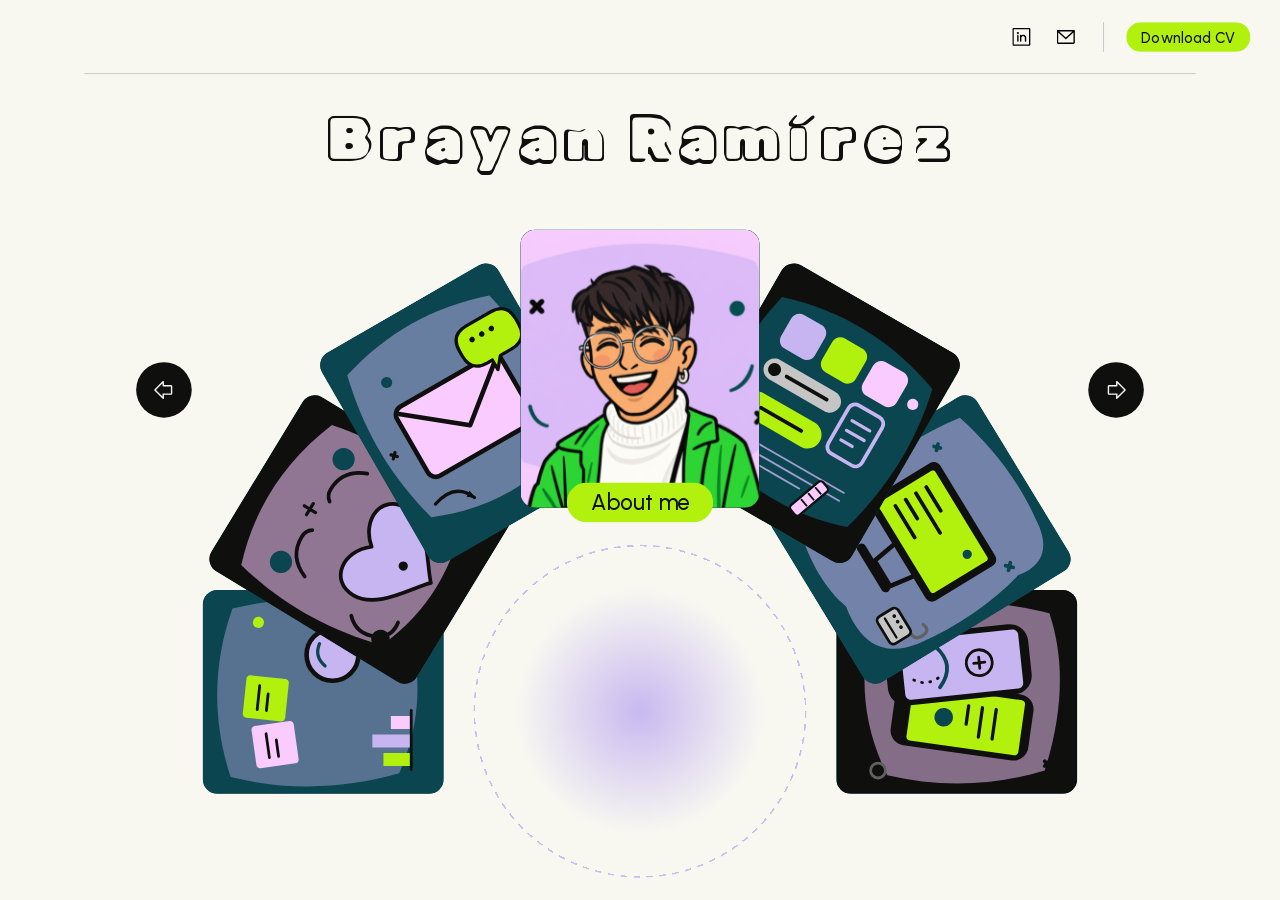
<file: index.html>
<!DOCTYPE html>
<html lang="en">
<head>
    <meta charset="UTF-8">
    <meta name="viewport" content="width=device-width, initial-scale=1.0">
    <title>Brayan Ramírez | Portfolio</title>
    <meta name="description" content="Portfolio of Brayan Ramírez, Product and Content Designer.">

    <link rel="preload" href="assets/fonts/urbanist-variable-latin.woff2" as="font" type="font/woff2" crossorigin>
    <link rel="preload" href="assets/fonts/rubik-vinyl-latin.woff2" as="font" type="font/woff2" crossorigin>
    <link rel="preload" href="assets/fonts/rubik-wet-paint-latin.woff2" as="font" type="font/woff2" crossorigin>

    <link rel="stylesheet" href="styles/main.css">
</head>
<body class="page page--home">
    <div class="viewport-container">
        <div class="page-wrapper">
            <header class="site-header site-header--desktop">
                <div class="site-header__left"></div>
                <div class="site-header__right">
                    <div class="site-header__social">
                        <a class="site-header__icon" href="https://www.linkedin.com/in/brayan-ram%C3%ADrez/" target="_blank" rel="noopener noreferrer">
                            <img class="site-header__icon-img" src="assets/icons/icon-linkedin.svg" alt="Brayan Ramírez's LinkedIn profile (opens in a new tab)" width="20" height="20">
                        </a>
                        <a class="site-header__icon" href="mailto:martinezbrayanramirez28@gmail.com">
                            <img class="site-header__icon-img" src="assets/icons/icon-email.svg" alt="Send an email to Brayan Ramírez" width="20" height="20">
                        </a>
                    </div>
                    <span class="site-header__divider" aria-hidden="true"></span>
                    <a class="btn btn--main btn--compact site-header__cta" href="assets/docs/Brayan_Ramirez_Product_Designer_CV.pdf" download>Download CV</a>
                </div>
            </header>

            <header class="site-header site-header--mobile">
                <div class="site-header__left">
                    <div class="site-header__social">
                        <a class="site-header__icon" href="https://www.linkedin.com/in/brayan-ram%C3%ADrez/" target="_blank" rel="noopener noreferrer">
                            <img class="site-header__icon-img" src="assets/icons/icon-linkedin.svg" alt="Brayan Ramírez's LinkedIn profile (opens in a new tab)" width="20" height="20">
                        </a>
                        <a class="site-header__icon" href="mailto:martinezbrayanramirez28@gmail.com">
                            <img class="site-header__icon-img" src="assets/icons/icon-email.svg" alt="Send an email to Brayan Ramírez" width="20" height="20">
                        </a>
                    </div>
                </div>
                <div class="site-header__right">
                    <a class="btn btn--main btn--compact site-header__cta" href="assets/docs/Brayan_Ramirez_Product_Designer_CV.pdf" download>Download CV</a>
                    <span class="site-header__divider" aria-hidden="true"></span>
                    <div class="site-header__menu">
                        <button class="site-header__menu-toggle" type="button" aria-expanded="false" aria-controls="site-menu-dropdown" aria-label="Open navigation menu">
                            <svg class="site-header__menu-icon" viewBox="0 0 24 24" fill="none" aria-hidden="true">
                                <circle cx="5" cy="12" r="2" fill="currentColor"/>
                                <circle cx="12" cy="12" r="2" fill="currentColor"/>
                                <circle cx="19" cy="12" r="2" fill="currentColor"/>
                            </svg>
                        </button>
                        <nav class="site-header__menu-dropdown" id="site-menu-dropdown" aria-label="Portfolio sections">
                            <ul class="site-header__menu-list">
                                <li><a class="site-header__menu-link" href="pages/about.html">About me</a></li>
                                <li><a class="site-header__menu-link" href="pages/projects.html">Web projects</a></li>
                                <li><a class="site-header__menu-link" href="pages/ecosystem.html">iOS &amp; Android</a></li>
                                <li><a class="site-header__menu-link" href="pages/design.html">Design system</a></li>
                                <li><a class="site-header__menu-link" href="pages/impact.html">Social Impact</a></li>
                                <li><a class="site-header__menu-link" href="pages/research.html">UX &amp; Research</a></li>
                                <li><a class="site-header__menu-link" href="pages/contact.html">Contact me</a></li>
                            </ul>
                        </nav>
                    </div>
                </div>
            </header>

            <section class="hero">
                <h1 class="hero__title" aria-label="Brayan Ramírez">
                    <span class="hero__word" aria-hidden="true">
                        <span class="hero__letter" style="--letter-index:0">B</span>
                        <span class="hero__letter" style="--letter-index:1">r</span>
                        <span class="hero__letter" style="--letter-index:2">a</span>
                        <span class="hero__letter" style="--letter-index:3">y</span>
                        <span class="hero__letter" style="--letter-index:4">a</span>
                        <span class="hero__letter" style="--letter-index:5">n</span>
                    </span>
                    <span class="hero__word" aria-hidden="true">
                        <span class="hero__letter" style="--letter-index:6">R</span>
                        <span class="hero__letter" style="--letter-index:7">a</span>
                        <span class="hero__letter hero__letter--auto" style="--letter-index:8">m</span>
                        <span class="hero__letter hero__letter--narrow" style="--letter-index:9">í</span>
                        <span class="hero__letter" style="--letter-index:10">r</span>
                        <span class="hero__letter" style="--letter-index:11">e</span>
                        <span class="hero__letter" style="--letter-index:12">z</span>
                    </span>
                </h1>

                <section class="carousel">
                    <div class="carousel__blob-base" aria-hidden="true"></div>
                    <div class="carousel__blob-pulse" aria-hidden="true"></div>

                    <button class="carousel__arrow carousel__arrow--prev" type="button" aria-label="Previous section">
                        <svg class="carousel__arrow-icon" viewBox="0 0 24 24" fill="none" aria-hidden="true"><path d="M19.5001 6.74998H12.0001V2.99998C12.0002 2.85156 11.9563 2.70644 11.8739 2.58299C11.7915 2.45955 11.6743 2.36333 11.5372 2.30651C11.4001 2.2497 11.2492 2.23485 11.1036 2.26383C10.9581 2.29282 10.8244 2.36435 10.7195 2.46936L1.71948 11.4694C1.64974 11.539 1.59443 11.6217 1.55668 11.7128C1.51894 11.8038 1.49951 11.9014 1.49951 12C1.49951 12.0985 1.51894 12.1961 1.55668 12.2872C1.59443 12.3782 1.64974 12.461 1.71948 12.5306L10.7195 21.5306C10.8244 21.6356 10.9581 21.7071 11.1036 21.7361C11.2492 21.7651 11.4001 21.7503 11.5372 21.6934C11.6743 21.6366 11.7915 21.5404 11.8739 21.417C11.9563 21.2935 12.0002 21.1484 12.0001 21V17.25H19.5001C19.8979 17.25 20.2795 17.0919 20.5608 16.8106C20.8421 16.5293 21.0001 16.1478 21.0001 15.75V8.24998C21.0001 7.85216 20.8421 7.47063 20.5608 7.18932C20.2795 6.90802 19.8979 6.74998 19.5001 6.74998ZM19.5001 15.75H11.2501C11.0512 15.75 10.8604 15.829 10.7198 15.9697C10.5791 16.1103 10.5001 16.3011 10.5001 16.5V19.1897L3.31041 12L10.5001 4.81029V7.49998C10.5001 7.69889 10.5791 7.88966 10.7198 8.03031C10.8604 8.17096 11.0512 8.24998 11.2501 8.24998H19.5001V15.75Z" fill="currentColor"/></svg>
                    </button>

                    <div class="carousel__track">
                        <a class="carousel__card" data-index="0">
                            <img class="carousel__card-illustration" src="assets/illustrations/about.svg" alt="Illustration of Brayan Ramírez smiling">
                        </a>
                        <a class="carousel__card" data-index="1">
                            <img class="carousel__card-illustration" src="assets/illustrations/projects.svg" alt="Illustration of a web interface with cards and buttons">
                        </a>
                        <a class="carousel__card" data-index="2">
                            <img class="carousel__card-illustration" src="assets/illustrations/ecosystem.svg" alt="Illustration of a monitor with an open app">
                        </a>
                        <a class="carousel__card" data-index="3">
                            <img class="carousel__card-illustration" src="assets/illustrations/design.svg" alt="Illustration of two phones with interface components">
                        </a>
                        <a class="carousel__card" data-index="4">
                            <img class="carousel__card-illustration" src="assets/illustrations/research.svg" alt="Illustration of a magnifying glass, notes and a bar chart">
                        </a>
                        <a class="carousel__card" data-index="5">
                            <img class="carousel__card-illustration" src="assets/illustrations/impact.svg" alt="Illustration of a heart">
                        </a>
                        <a class="carousel__card" data-index="6">
                            <img class="carousel__card-illustration" src="assets/illustrations/contact.svg" alt="Illustration of an envelope with a chat bubble">
                        </a>
                    </div>

                    <button class="carousel__arrow carousel__arrow--next" type="button" aria-label="Next section">
                        <svg class="carousel__arrow-icon" viewBox="0 0 24 24" fill="none" aria-hidden="true"><path d="M22.2806 11.4694L13.2806 2.46936C13.1757 2.36435 13.042 2.29282 12.8965 2.26383C12.7509 2.23485 12.6 2.2497 12.4629 2.30651C12.3258 2.36333 12.2086 2.45955 12.1262 2.58299C12.0438 2.70644 11.9999 2.85156 12 2.99998V6.74998H4.5C4.10218 6.74998 3.72064 6.90802 3.43934 7.18932C3.15804 7.47063 3 7.85216 3 8.24998V15.75C3 16.1478 3.15804 16.5293 3.43934 16.8106C3.72064 17.0919 4.10218 17.25 4.5 17.25H12V21C11.9999 21.1484 12.0438 21.2935 12.1262 21.417C12.2086 21.5404 12.3258 21.6366 12.4629 21.6934C12.6 21.7503 12.7509 21.7651 12.8965 21.7361C13.042 21.7071 13.1757 21.6356 13.2806 21.5306L22.2806 12.5306C22.3504 12.461 22.4057 12.3782 22.4434 12.2872C22.4812 12.1961 22.5006 12.0985 22.5006 12C22.5006 11.9014 22.4812 11.8038 22.4434 11.7128C22.4057 11.6217 22.3504 11.539 22.2806 11.4694ZM13.5 19.1897V16.5C13.5 16.3011 13.421 16.1103 13.2803 15.9697C13.1397 15.829 12.9489 15.75 12.75 15.75H4.5V8.24998H12.75C12.9489 8.24998 13.1397 8.17096 13.2803 8.03031C13.421 7.88966 13.5 7.69889 13.5 7.49998V4.81029L20.6897 12L13.5 19.1897Z" fill="currentColor"/></svg>
                    </button>

                    <a class="btn btn--main carousel__label">
                        <span class="carousel__label-text"></span>
                    </a>
                </section>
            </section>
        </div>
    </div>

    <script src="scripts/main.js"></script>
    <script src="scripts/carousel.js"></script>
</body>
</html>
</file>
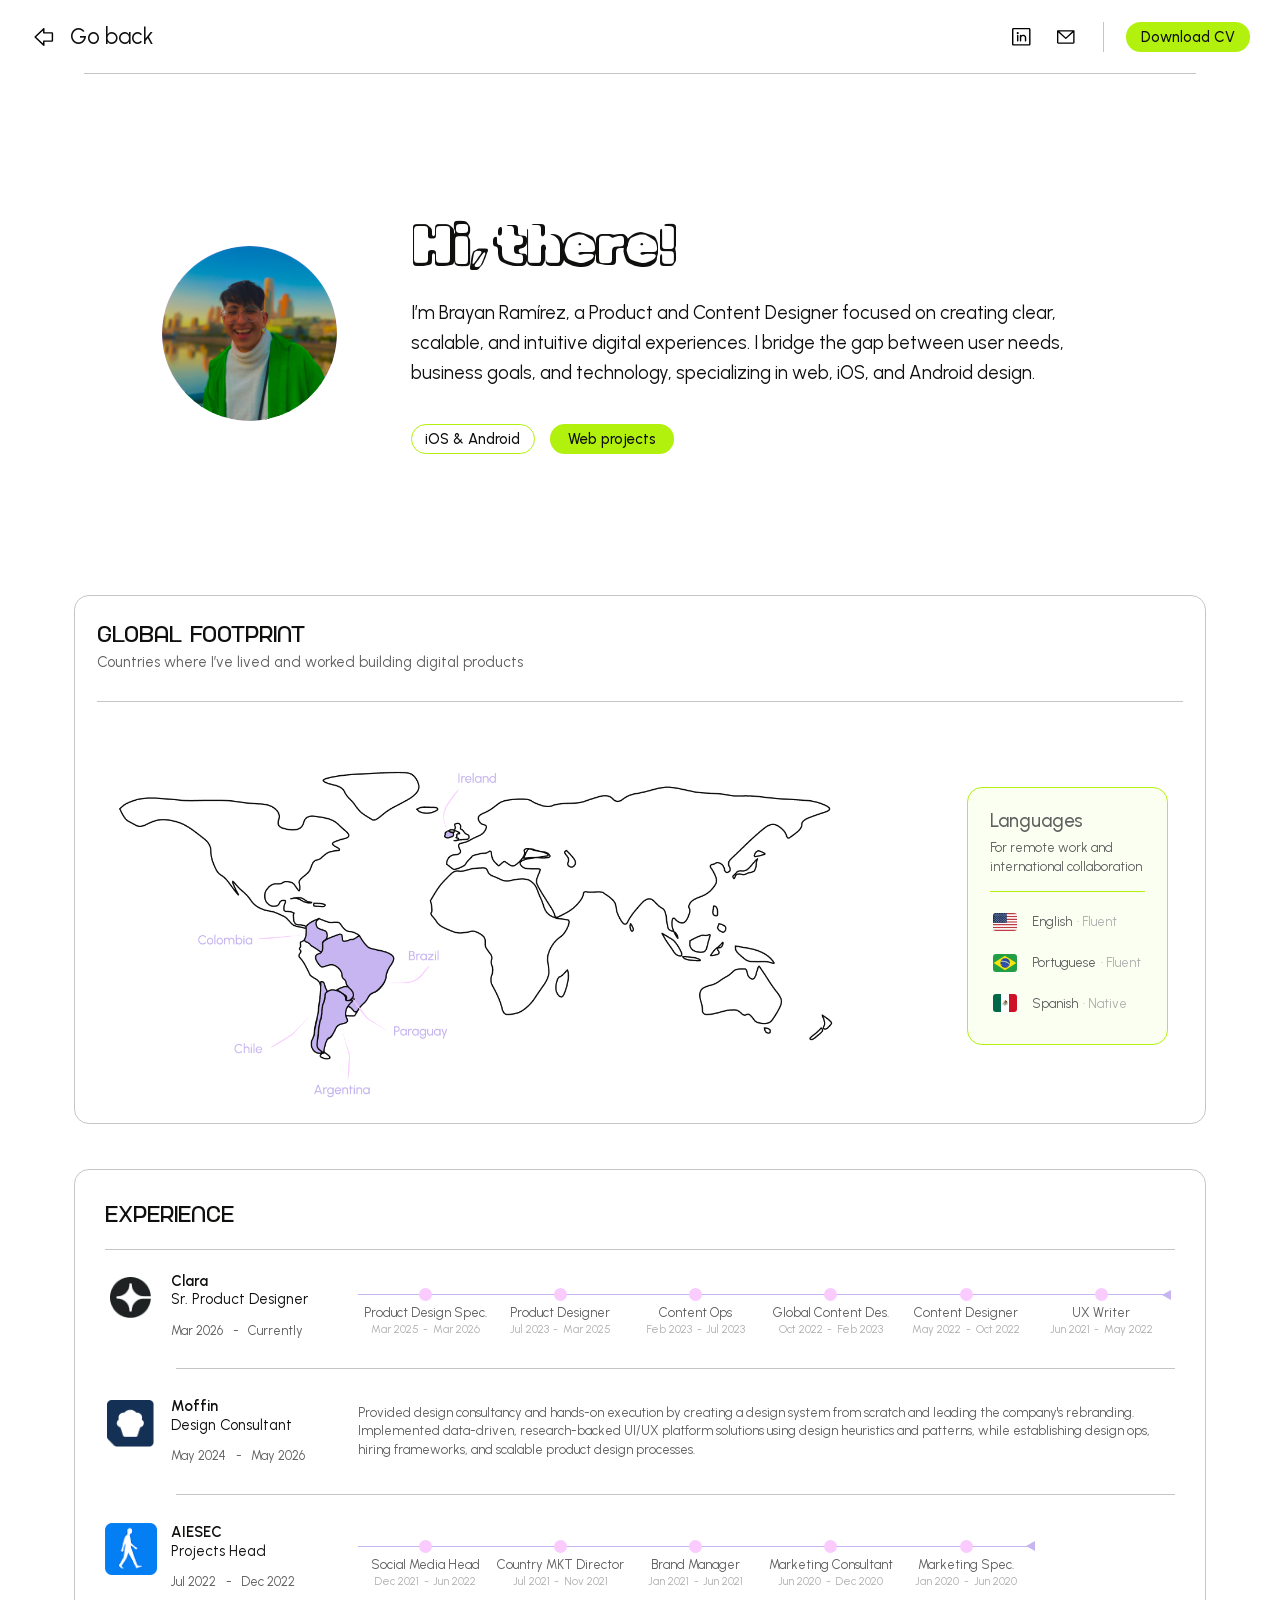
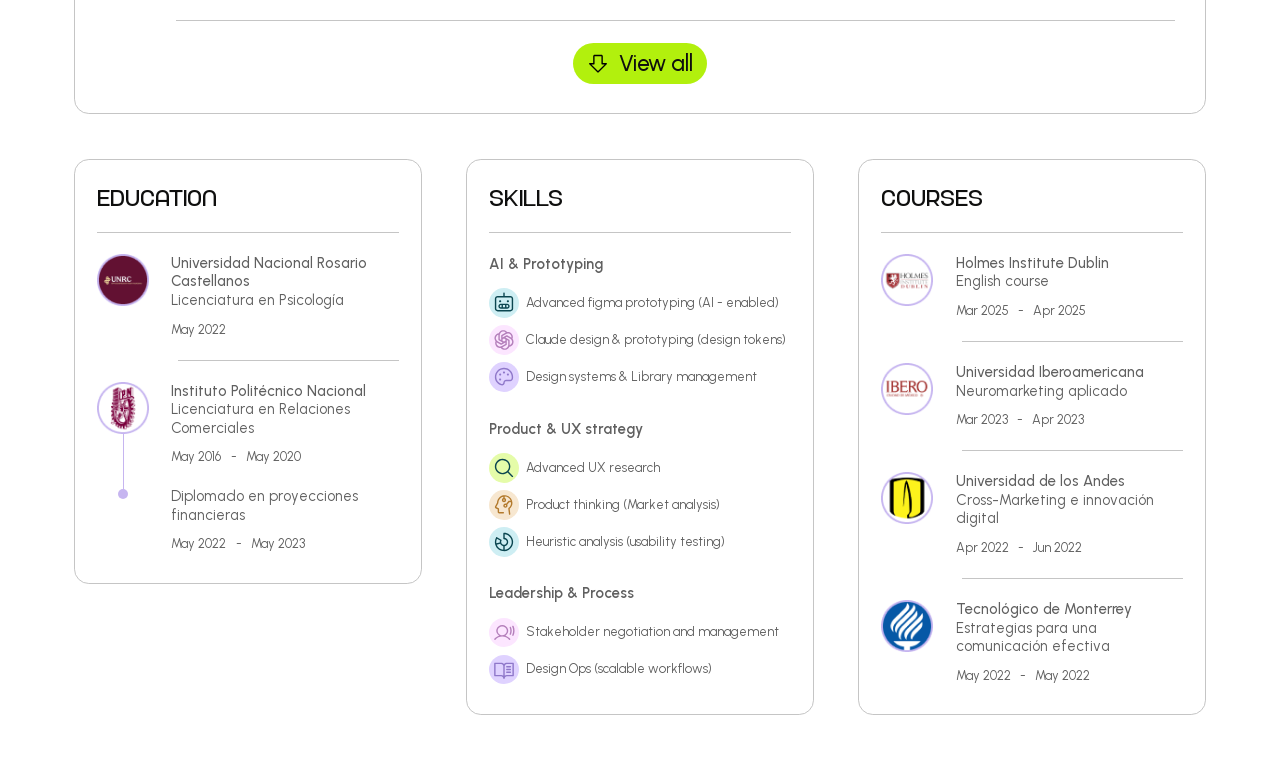
<file: pages/about.html>
<!DOCTYPE html>
<html lang="en">
<head>
    <meta charset="UTF-8">
    <meta name="viewport" content="width=device-width, initial-scale=1.0">
    <title>About me | Brayan Ramírez</title>
    <meta name="description" content="Experience, education and skills of Brayan Ramírez, Product and Content Designer.">

    <link rel="preload" href="../assets/fonts/urbanist-variable-latin.woff2" as="font" type="font/woff2" crossorigin>
    <link rel="preload" href="../assets/fonts/rubik-vinyl-latin.woff2" as="font" type="font/woff2" crossorigin>

    <link rel="stylesheet" href="../styles/main.css">
</head>
<body class="page page--secondary">
    <div class="viewport-container">
        <div class="page-wrapper">
            <header class="site-header site-header--desktop">
                <div class="site-header__left">
                    <a class="site-header__back" href="../index.html">
                        <span class="site-header__back-icon">
                            <img class="site-header__back-img" src="../assets/icons/icon-arrow-left.svg" alt="" width="24" height="24">
                        </span>
                        <span class="site-header__back-text">Go back</span>
                    </a>
                </div>
                <div class="site-header__right">
                    <div class="site-header__social">
                        <a class="site-header__icon" href="https://www.linkedin.com/in/brayan-ram%C3%ADrez/" target="_blank" rel="noopener noreferrer">
                            <img class="site-header__icon-img" src="../assets/icons/icon-linkedin.svg" alt="Brayan Ramírez's LinkedIn profile (opens in a new tab)" width="20" height="20">
                        </a>
                        <a class="site-header__icon" href="mailto:martinezbrayanramirez28@gmail.com">
                            <img class="site-header__icon-img" src="../assets/icons/icon-email.svg" alt="Send an email to Brayan Ramírez" width="20" height="20">
                        </a>
                    </div>
                    <span class="site-header__divider" aria-hidden="true"></span>
                    <a class="btn btn--main btn--compact site-header__cta" href="../assets/docs/Brayan_Ramirez_Product_Designer_CV.pdf" download>Download CV</a>
                </div>
            </header>

            <header class="site-header site-header--mobile">
                <div class="site-header__left">
                    <a class="site-header__back" href="../index.html">
                        <span class="site-header__back-icon">
                            <img class="site-header__back-img" src="../assets/icons/icon-arrow-left.svg" alt="" width="24" height="24">
                        </span>
                        <span class="site-header__back-text">Go back</span>
                    </a>
                </div>
                <div class="site-header__right">
                    <a class="btn btn--main btn--compact site-header__cta" href="../assets/docs/Brayan_Ramirez_Product_Designer_CV.pdf" download>Download CV</a>
                    <span class="site-header__divider" aria-hidden="true"></span>
                    <div class="site-header__menu">
                        <button class="site-header__menu-toggle" type="button" aria-expanded="false" aria-controls="site-menu-dropdown" aria-label="Open navigation menu">
                            <svg class="site-header__menu-icon" viewBox="0 0 24 24" fill="none" aria-hidden="true">
                                <circle cx="5" cy="12" r="2" fill="currentColor"/>
                                <circle cx="12" cy="12" r="2" fill="currentColor"/>
                                <circle cx="19" cy="12" r="2" fill="currentColor"/>
                            </svg>
                        </button>
                        <nav class="site-header__menu-dropdown" id="site-menu-dropdown" aria-label="Portfolio sections">
                            <ul class="site-header__menu-list">
                                <li><a class="site-header__menu-link" href="about.html">About me</a></li>
                                <li><a class="site-header__menu-link" href="projects.html">Web projects</a></li>
                                <li><a class="site-header__menu-link" href="ecosystem.html">iOS &amp; Android</a></li>
                                <li><a class="site-header__menu-link" href="design.html">Design system</a></li>
                                <li><a class="site-header__menu-link" href="impact.html">Social Impact</a></li>
                                <li><a class="site-header__menu-link" href="research.html">UX &amp; Research</a></li>
                                <li><a class="site-header__menu-link" href="contact.html">Contact me</a></li>
                            </ul>
                        </nav>
                    </div>
                </div>
            </header>

            <main class="about">
                <section class="about-hero">
                    <div class="about-hero__avatar">
                        <picture class="about-hero__picture">
                            <img class="about-hero__avatar-img" src="../assets/images/avatar-illustration.webp" alt="Portrait of Brayan Ramírez" width="189" height="189">
                        </picture>
                        <img class="about-hero__avatar-photo" src="../assets/images/avatar-photo-city.png" alt="" width="189" height="189">
                    </div>
                    <div class="about-hero__content">
                        <div class="about-hero__intro">
                            <h1 class="about-hero__title">Hi, there!</h1>
                            <p class="about-hero__text">I’m Brayan Ramírez, a Product and Content Designer focused on creating clear, scalable, and intuitive digital experiences. I bridge the gap between user needs, business goals, and technology, specializing in web, iOS, and Android design.</p>
                        </div>
                        <div class="about-hero__actions">
                            <a class="btn btn--outline btn--compact" href="ecosystem.html">iOS &amp; Android</a>
                            <a class="btn btn--main btn--compact" href="projects.html">Web projects</a>
                        </div>
                    </div>
                </section>

                <section class="footprint">
                    <header class="footprint__header">
                        <h2 class="footprint__title">GLOBAL FOOTPRINT</h2>
                        <p class="footprint__subtitle">Countries where I’ve lived and worked building digital products</p>
                    </header>
                    <div class="footprint__body">
                        <img class="footprint__map" src="../assets/images/world-map-footprint.png" alt="World map highlighting the countries where I've lived and worked: Colombia, Brazil, Paraguay, Chile, Argentina and Ireland" width="814" height="362">
                        <aside class="languages">
                            <div class="languages__intro">
                                <h3 class="languages__title">Languages</h3>
                                <p class="languages__subtitle">For remote work and international collaboration</p>
                            </div>
                            <ul class="languages__list">
                                <li class="languages__item">
                                    <img class="languages__flag" src="../assets/icons/flag-usa.svg" alt="United States flag" width="26" height="20">
                                    <span class="languages__name">English</span>
                                    <span class="languages__level">· Fluent</span>
                                </li>
                                <li class="languages__item">
                                    <img class="languages__flag" src="../assets/icons/flag-brazil.svg" alt="Brazil flag" width="26" height="20">
                                    <span class="languages__name">Portuguese</span>
                                    <span class="languages__level">· Fluent</span>
                                </li>
                                <li class="languages__item">
                                    <img class="languages__flag" src="../assets/icons/flag-mexico.svg" alt="Mexico flag" width="26" height="20">
                                    <span class="languages__name">Spanish</span>
                                    <span class="languages__level">· Native</span>
                                </li>
                            </ul>
                        </aside>
                    </div>
                </section>

                <section class="experience">
                    <h2 class="experience__title">EXPERIENCE</h2>
                    <ul class="experience__list" id="experience-list">
                        <li class="job">
                            <div class="job__logo"><img class="job__logo-img" src="../assets/icons/logo-clara.png" alt="Clara logo" width="45" height="45"></div>
                            <div class="job__info">
                                <h3 class="job__company">Clara</h3>
                                <p class="job__role">Sr. Product Designer</p>
                                <p class="job__dates"><span>Mar 2026</span><span>-</span><span>Currently</span></p>
                            </div>
                            <ol class="timeline">
                                <li class="timeline__item"><span class="timeline__role">Product Design Spec.</span><span class="timeline__dates"><span>Mar 2025</span><span>-</span><span>Mar 2026</span></span></li>
                                <li class="timeline__item"><span class="timeline__role">Product Designer</span><span class="timeline__dates"><span>Jul 2023</span><span>-</span><span>Mar 2025</span></span></li>
                                <li class="timeline__item"><span class="timeline__role">Content Ops</span><span class="timeline__dates"><span>Feb 2023</span><span>-</span><span>Jul 2023</span></span></li>
                                <li class="timeline__item"><span class="timeline__role">Global Content Des.</span><span class="timeline__dates"><span>Oct 2022</span><span>-</span><span>Feb 2023</span></span></li>
                                <li class="timeline__item"><span class="timeline__role">Content Designer</span><span class="timeline__dates"><span>May 2022</span><span>-</span><span>Oct 2022</span></span></li>
                                <li class="timeline__item"><span class="timeline__role">UX Writer</span><span class="timeline__dates"><span>Jun 2021</span><span>-</span><span>May 2022</span></span></li>
                            </ol>
                        </li>
                        <li class="job">
                            <div class="job__logo"><img class="job__logo-img" src="../assets/icons/logo-moffin.png" alt="Moffin logo" width="51" height="51"></div>
                            <div class="job__info">
                                <h3 class="job__company">Moffin</h3>
                                <p class="job__role">Design Consultant</p>
                                <p class="job__dates"><span>May 2024</span><span>-</span><span>May 2026</span></p>
                            </div>
                            <p class="job__desc">Provided design consultancy and hands-on execution by creating a design system from scratch and leading the company's rebranding. Implemented data-driven, research-backed UI/UX platform solutions using design heuristics and patterns, while establishing design ops, hiring frameworks, and scalable product design processes.</p>
                        </li>
                        <li class="job">
                            <div class="job__logo"><img class="job__logo-img" src="../assets/icons/logo-aiesec.png" alt="AIESEC logo" width="56" height="56"></div>
                            <div class="job__info">
                                <h3 class="job__company">AIESEC</h3>
                                <p class="job__role">Projects Head</p>
                                <p class="job__dates"><span>Jul 2022</span><span>-</span><span>Dec 2022</span></p>
                            </div>
                            <ol class="timeline">
                                <li class="timeline__item"><span class="timeline__role">Social Media Head</span><span class="timeline__dates"><span>Dec 2021</span><span>-</span><span>Jun 2022</span></span></li>
                                <li class="timeline__item"><span class="timeline__role">Country MKT Director</span><span class="timeline__dates"><span>Jul 2021</span><span>-</span><span>Nov 2021</span></span></li>
                                <li class="timeline__item"><span class="timeline__role">Brand Manager</span><span class="timeline__dates"><span>Jan 2021</span><span>-</span><span>Jun 2021</span></span></li>
                                <li class="timeline__item"><span class="timeline__role">Marketing Consultant</span><span class="timeline__dates"><span>Jun 2020</span><span>-</span><span>Dec 2020</span></span></li>
                                <li class="timeline__item"><span class="timeline__role">Marketing Spec.</span><span class="timeline__dates"><span>Jan 2020</span><span>-</span><span>Jun 2020</span></span></li>
                            </ol>
                        </li>
                        <li class="job" data-extra hidden>
                            <div class="job__logo"><img class="job__logo-img" src="../assets/icons/logo-size-fintech.png" alt="Size FinTech logo" width="56" height="56"></div>
                            <div class="job__info">
                                <h3 class="job__company">Size FinTech</h3>
                                <p class="job__role">Marketing Analyst</p>
                                <p class="job__dates"><span>May 2024</span><span>-</span><span>May 2026</span></p>
                            </div>
                            <p class="job__desc">Conducted market and competitive analysis while developing buyer personas and the company's brandbook. Designed, monitored, and optimized end-to-end growth, engagement, and user acquisition strategies in an international environment.</p>
                        </li>
                        <li class="job" data-extra hidden>
                            <div class="job__logo"><img class="job__logo-img" src="../assets/icons/logo-mesada.png" alt="Mesada logo" width="59" height="59"></div>
                            <div class="job__info">
                                <h3 class="job__company">Mesada</h3>
                                <p class="job__role">CSM</p>
                                <p class="job__dates"><span>Mar 2021</span><span>-</span><span>Jun 2021</span></p>
                            </div>
                            <ol class="timeline">
                                <li class="timeline__item"><span class="timeline__role">Community Manager</span><span class="timeline__dates"><span>Nov 2020</span><span>-</span><span>Mar 2021</span></span></li>
                                <li class="timeline__item"><span class="timeline__role">Marketing Specialist</span><span class="timeline__dates"><span>Oct 2020</span><span>-</span><span>Nov 2020</span></span></li>
                            </ol>
                        </li>
                        <li class="job" data-extra hidden>
                            <div class="job__logo"><img class="job__logo-img" src="../assets/icons/logo-tke.png" alt="TKE logo" width="52" height="48"></div>
                            <div class="job__info">
                                <h3 class="job__company">TKE</h3>
                                <p class="job__role">Sales Specialist</p>
                                <p class="job__dates"><span>Jul 2019</span><span>-</span><span>Dec 2020</span></p>
                            </div>
                            <p class="job__desc">Responsible for driving B2B client acquisition and leading commercial negotiations with key suppliers. Spearheaded the creation, design, and distribution of promotional materials while developing and executing targeted email marketing strategies to boost engagement and business growth.</p>
                        </li>
                    </ul>
                    <button class="btn btn--main experience__toggle" type="button" aria-expanded="false" aria-controls="experience-list">
                        <img class="experience__toggle-icon" src="../assets/icons/icon-arrow-down.svg" alt="" width="24" height="24">
                        <span class="experience__toggle-text">View all</span>
                    </button>
                </section>

                <section class="about-grid">
                    <article class="info-card">
                        <h2 class="info-card__title">EDUCATION</h2>
                        <ul class="info-card__list">
                            <li class="entry">
                                <img class="entry__logo" src="../assets/icons/logo-unrc.png" alt="Universidad Nacional Rosario Castellanos logo" width="56" height="56">
                                <div class="entry__body">
                                    <h3 class="entry__name">Universidad Nacional Rosario Castellanos</h3>
                                    <p class="entry__subject">Licenciatura en Psicología</p>
                                    <p class="entry__dates"><span>May 2022</span></p>
                                </div>
                            </li>
                            <li class="entry">
                                <img class="entry__logo" src="../assets/icons/logo-ipn.png" alt="Instituto Politécnico Nacional logo" width="56" height="56">
                                <div class="entry__body">
                                    <h3 class="entry__name">Instituto Politécnico Nacional</h3>
                                    <p class="entry__subject">Licenciatura en Relaciones Comerciales</p>
                                    <p class="entry__dates"><span>May 2016</span><span>-</span><span>May 2020</span></p>
                                    <div class="entry__sub">
                                        <p class="entry__subject">Diplomado en proyecciones financieras</p>
                                        <p class="entry__dates"><span>May 2022</span><span>-</span><span>May 2023</span></p>
                                    </div>
                                </div>
                            </li>
                        </ul>
                    </article>

                    <article class="info-card skills">
                        <h2 class="info-card__title">SKILLS</h2>
                        <div class="skills__group">
                            <h3 class="skills__heading">AI &amp; Prototyping</h3>
                            <ul class="skills__list">
                                <li class="skill"><img class="skill__icon" src="../assets/icons/skill-figma-prototyping.svg" alt="" width="32" height="32">Advanced figma prototyping (AI - enabled)</li>
                                <li class="skill"><img class="skill__icon" src="../assets/icons/skill-claude-prototyping.svg" alt="" width="32" height="32">Claude design &amp; prototyping (design tokens)</li>
                                <li class="skill"><img class="skill__icon" src="../assets/icons/skill-design-systems.svg" alt="" width="32" height="32">Design systems &amp; Library management</li>
                            </ul>
                        </div>
                        <div class="skills__group">
                            <h3 class="skills__heading">Product &amp; UX strategy</h3>
                            <ul class="skills__list">
                                <li class="skill"><img class="skill__icon" src="../assets/icons/skill-ux-research.svg" alt="" width="32" height="32">Advanced UX research</li>
                                <li class="skill"><img class="skill__icon" src="../assets/icons/skill-product-thinking.svg" alt="" width="32" height="32">Product thinking (Market analysis)</li>
                                <li class="skill"><img class="skill__icon" src="../assets/icons/skill-heuristic-analysis.svg" alt="" width="32" height="32">Heuristic analysis (usability testing)</li>
                            </ul>
                        </div>
                        <div class="skills__group">
                            <h3 class="skills__heading">Leadership &amp; Process</h3>
                            <ul class="skills__list">
                                <li class="skill"><img class="skill__icon" src="../assets/icons/skill-stakeholder-management.svg" alt="" width="32" height="32">Stakeholder negotiation and management</li>
                                <li class="skill"><img class="skill__icon" src="../assets/icons/skill-design-ops.svg" alt="" width="32" height="32">Design Ops (scalable workflows)</li>
                            </ul>
                        </div>
                    </article>

                    <article class="info-card">
                        <h2 class="info-card__title">COURSES</h2>
                        <ul class="info-card__list">
                            <li class="entry">
                                <img class="entry__logo" src="../assets/icons/logo-holmes-institute.png" alt="Holmes Institute Dublin logo" width="56" height="56">
                                <div class="entry__body">
                                    <h3 class="entry__name">Holmes Institute Dublin</h3>
                                    <p class="entry__subject">English course</p>
                                    <p class="entry__dates"><span>Mar 2025</span><span>-</span><span>Apr 2025</span></p>
                                </div>
                            </li>
                            <li class="entry">
                                <img class="entry__logo" src="../assets/icons/logo-ibero.png" alt="Universidad Iberoamericana logo" width="56" height="56">
                                <div class="entry__body">
                                    <h3 class="entry__name">Universidad Iberoamericana</h3>
                                    <p class="entry__subject">Neuromarketing aplicado</p>
                                    <p class="entry__dates"><span>Mar 2023</span><span>-</span><span>Apr 2023</span></p>
                                </div>
                            </li>
                            <li class="entry">
                                <img class="entry__logo" src="../assets/icons/logo-universidad-de-los-andes.png" alt="Universidad de los Andes logo" width="56" height="56">
                                <div class="entry__body">
                                    <h3 class="entry__name">Universidad de los Andes</h3>
                                    <p class="entry__subject">Cross-Marketing e innovación digital</p>
                                    <p class="entry__dates"><span>Apr 2022</span><span>-</span><span>Jun 2022</span></p>
                                </div>
                            </li>
                            <li class="entry">
                                <img class="entry__logo" src="../assets/icons/logo-tec-de-monterrey.png" alt="Tecnológico de Monterrey logo" width="56" height="56">
                                <div class="entry__body">
                                    <h3 class="entry__name">Tecnológico de Monterrey</h3>
                                    <p class="entry__subject">Estrategias para una comunicación efectiva</p>
                                    <p class="entry__dates"><span>May 2022</span><span>-</span><span>May 2022</span></p>
                                </div>
                            </li>
                        </ul>
                    </article>
                </section>
            </main>
        </div>
    </div>

    <script src="../scripts/main.js"></script>
    <script src="../scripts/about.js"></script>
</body>
</html>
</file>
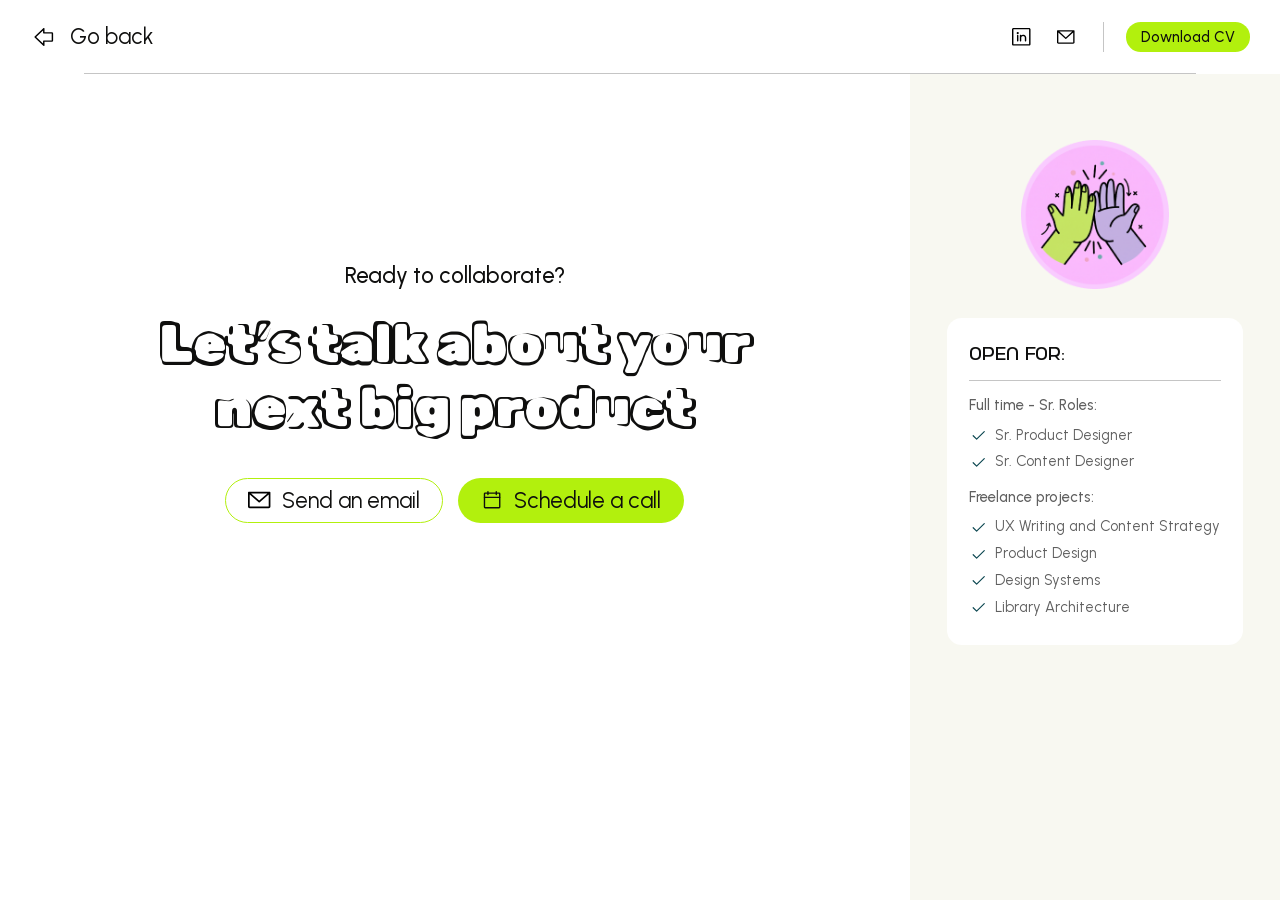
<file: pages/contact.html>
<!DOCTYPE html>
<html lang="en">
<head>
    <meta charset="UTF-8">
    <meta name="viewport" content="width=device-width, initial-scale=1.0">
    <title>Contact me | Brayan Ramírez</title>
    <meta name="description" content="Contact Brayan Ramírez for full-time roles or freelance design projects.">

    <link rel="preload" href="../assets/fonts/urbanist-variable-latin.woff2" as="font" type="font/woff2" crossorigin>
    <link rel="preload" href="../assets/fonts/rubik-vinyl-latin.woff2" as="font" type="font/woff2" crossorigin>

    <link rel="stylesheet" href="../styles/main.css">
</head>
<body class="page page--secondary page--contact" data-fluid-until="991">
    <div class="viewport-container">
        <div class="page-wrapper">
            <header class="site-header site-header--desktop">
                <div class="site-header__left">
                    <a class="site-header__back" href="../index.html">
                        <span class="site-header__back-icon">
                            <img class="site-header__back-img" src="../assets/icons/icon-arrow-left.svg" alt="" width="24" height="24">
                        </span>
                        <span class="site-header__back-text">Go back</span>
                    </a>
                </div>
                <div class="site-header__right">
                    <div class="site-header__social">
                        <a class="site-header__icon" href="https://www.linkedin.com/in/brayan-ram%C3%ADrez/" target="_blank" rel="noopener noreferrer">
                            <img class="site-header__icon-img" src="../assets/icons/icon-linkedin.svg" alt="Brayan Ramírez's LinkedIn profile (opens in a new tab)" width="20" height="20">
                        </a>
                        <a class="site-header__icon" href="mailto:martinezbrayanramirez28@gmail.com">
                            <img class="site-header__icon-img" src="../assets/icons/icon-email.svg" alt="Send an email to Brayan Ramírez" width="20" height="20">
                        </a>
                    </div>
                    <span class="site-header__divider" aria-hidden="true"></span>
                    <a class="btn btn--main btn--compact site-header__cta" href="../assets/docs/Brayan_Ramirez_Product_Designer_CV.pdf" download>Download CV</a>
                </div>
            </header>

            <header class="site-header site-header--mobile">
                <div class="site-header__left">
                    <a class="site-header__back" href="../index.html">
                        <span class="site-header__back-icon">
                            <img class="site-header__back-img" src="../assets/icons/icon-arrow-left.svg" alt="" width="24" height="24">
                        </span>
                        <span class="site-header__back-text">Go back</span>
                    </a>
                </div>
                <div class="site-header__right">
                    <a class="btn btn--main btn--compact site-header__cta" href="../assets/docs/Brayan_Ramirez_Product_Designer_CV.pdf" download>Download CV</a>
                    <span class="site-header__divider" aria-hidden="true"></span>
                    <div class="site-header__menu">
                        <button class="site-header__menu-toggle" type="button" aria-expanded="false" aria-controls="site-menu-dropdown" aria-label="Open navigation menu">
                            <svg class="site-header__menu-icon" viewBox="0 0 24 24" fill="none" aria-hidden="true">
                                <circle cx="5" cy="12" r="2" fill="currentColor"/>
                                <circle cx="12" cy="12" r="2" fill="currentColor"/>
                                <circle cx="19" cy="12" r="2" fill="currentColor"/>
                            </svg>
                        </button>
                        <nav class="site-header__menu-dropdown" id="site-menu-dropdown" aria-label="Portfolio sections">
                            <ul class="site-header__menu-list">
                                <li><a class="site-header__menu-link" href="about.html">About me</a></li>
                                <li><a class="site-header__menu-link" href="projects.html">Web projects</a></li>
                                <li><a class="site-header__menu-link" href="ecosystem.html">iOS &amp; Android</a></li>
                                <li><a class="site-header__menu-link" href="design.html">Design system</a></li>
                                <li><a class="site-header__menu-link" href="impact.html">Social Impact</a></li>
                                <li><a class="site-header__menu-link" href="research.html">UX &amp; Research</a></li>
                                <li><a class="site-header__menu-link" href="contact.html">Contact me</a></li>
                            </ul>
                        </nav>
                    </div>
                </div>
            </header>

            <main class="contact">
                <section class="contact__main">
                    <div class="contact__intro">
                        <p class="contact__eyebrow">Ready to collaborate?</p>
                        <h1 class="contact__title">Let’s talk <br class="mobile-break">about your<br> next big product</h1>
                    </div>
                    <div class="contact__actions">
                        <a class="btn btn--outline contact__btn" href="mailto:martinezbrayanramirez28@gmail.com">
                            <img class="contact__btn-icon" src="../assets/icons/icon-email.svg" alt="" width="24" height="24">
                            Send an email
                        </a>
                        <a class="btn btn--main contact__btn" href="mailto:martinezbrayanramirez28@gmail.com?subject=Schedule%20a%20call">
                            <svg class="contact__btn-icon" viewBox="0 0 24 24" fill="none" aria-hidden="true">
                                <rect x="3.75" y="4.5" width="16.5" height="15.75" rx="0.75" stroke="currentColor" stroke-width="1.5"/>
                                <path d="M16.5 3V6M7.5 3V6M3.75 9H20.25" stroke="currentColor" stroke-width="1.5" stroke-linecap="round"/>
                            </svg>
                            Schedule a call
                        </a>
                    </div>
                </section>

                <aside class="contact__aside">
                    <img class="contact__illustration" src="../assets/illustrations/contact-high-five.png" alt="Illustration of two hands high-fiving" width="160" height="160">
                    <div class="open-for">
                        <h2 class="open-for__title">OPEN FOR:</h2>
                        <h3 class="open-for__heading">Full time - Sr. Roles:</h3>
                        <ul class="open-for__list">
                            <li class="open-for__item"><svg class="open-for__check" viewBox="0 0 20 20" fill="none" aria-hidden="true"><path d="M4.5 10.5L8.25 14.25L16.5 6" stroke="currentColor" stroke-width="1.25" stroke-linecap="round" stroke-linejoin="round"/></svg>Sr. Product Designer</li>
                            <li class="open-for__item"><svg class="open-for__check" viewBox="0 0 20 20" fill="none" aria-hidden="true"><path d="M4.5 10.5L8.25 14.25L16.5 6" stroke="currentColor" stroke-width="1.25" stroke-linecap="round" stroke-linejoin="round"/></svg>Sr. Content Designer</li>
                        </ul>
                        <h3 class="open-for__heading">Freelance projects:</h3>
                        <ul class="open-for__list">
                            <li class="open-for__item"><svg class="open-for__check" viewBox="0 0 20 20" fill="none" aria-hidden="true"><path d="M4.5 10.5L8.25 14.25L16.5 6" stroke="currentColor" stroke-width="1.25" stroke-linecap="round" stroke-linejoin="round"/></svg><span>UX Writing and Content <br class="mobile-break">Strategy</span></li>
                            <li class="open-for__item"><svg class="open-for__check" viewBox="0 0 20 20" fill="none" aria-hidden="true"><path d="M4.5 10.5L8.25 14.25L16.5 6" stroke="currentColor" stroke-width="1.25" stroke-linecap="round" stroke-linejoin="round"/></svg>Product Design</li>
                            <li class="open-for__item"><svg class="open-for__check" viewBox="0 0 20 20" fill="none" aria-hidden="true"><path d="M4.5 10.5L8.25 14.25L16.5 6" stroke="currentColor" stroke-width="1.25" stroke-linecap="round" stroke-linejoin="round"/></svg>Design Systems</li>
                            <li class="open-for__item"><svg class="open-for__check" viewBox="0 0 20 20" fill="none" aria-hidden="true"><path d="M4.5 10.5L8.25 14.25L16.5 6" stroke="currentColor" stroke-width="1.25" stroke-linecap="round" stroke-linejoin="round"/></svg>Library Architecture</li>
                        </ul>
                    </div>
                </aside>
            </main>
        </div>
    </div>

    <script src="../scripts/main.js"></script>
</body>
</html>
</file>
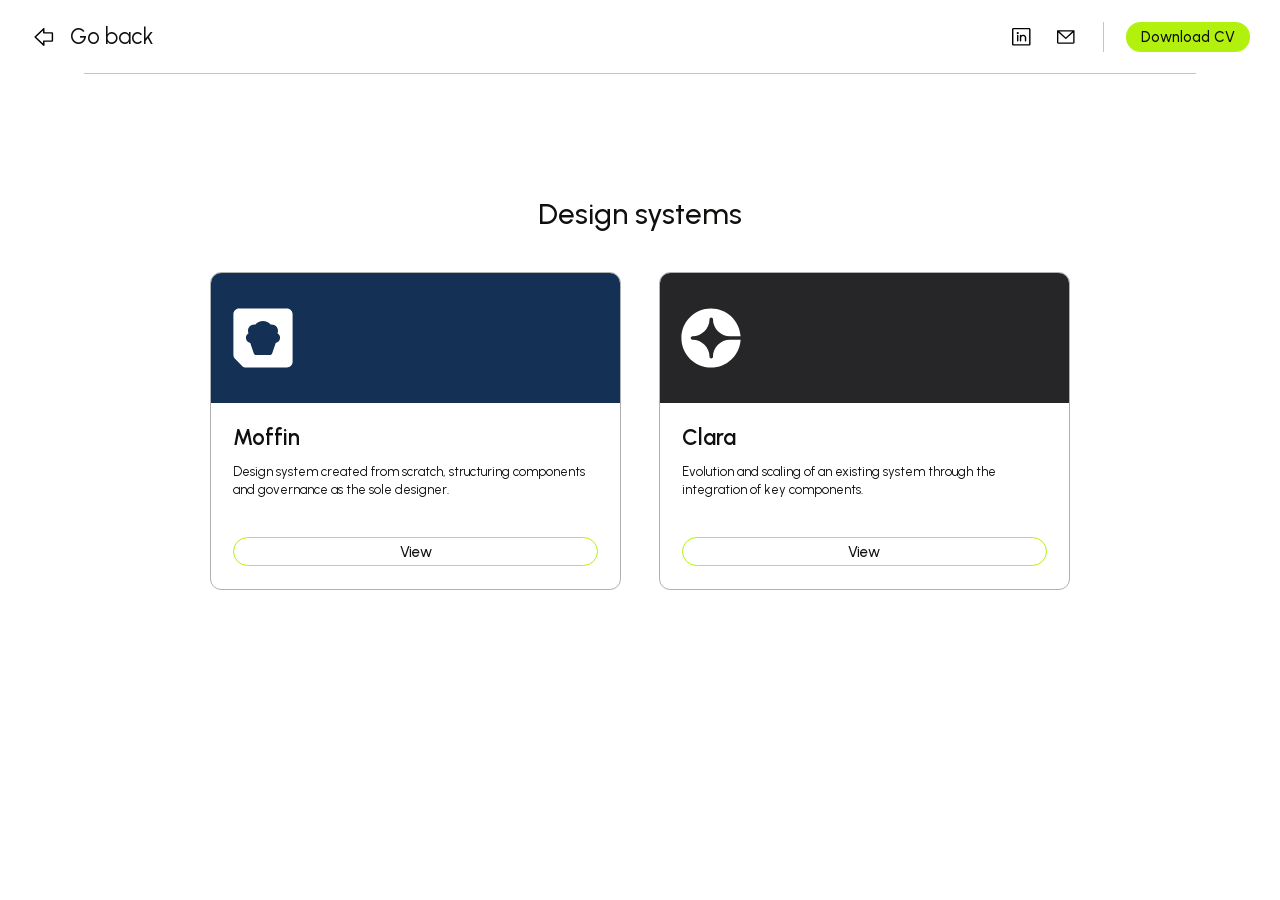
<file: pages/design.html>
<!DOCTYPE html>
<html lang="en">
<head>
    <meta charset="UTF-8">
    <meta name="viewport" content="width=device-width, initial-scale=1.0">
    <title>Design system | Brayan Ramírez</title>
    <meta name="description" content="Design system — portfolio of Brayan Ramírez, Product and Content Designer.">

    <link rel="preload" href="../assets/fonts/urbanist-variable-latin.woff2" as="font" type="font/woff2" crossorigin>
    <link rel="preload" href="../assets/fonts/rubik-vinyl-latin.woff2" as="font" type="font/woff2" crossorigin>

    <link rel="stylesheet" href="../styles/main.css">
</head>
<body class="page page--secondary">
    <div class="viewport-container">
        <div class="page-wrapper">
            <header class="site-header site-header--desktop">
                <div class="site-header__left">
                    <a class="site-header__back" href="../index.html">
                        <span class="site-header__back-icon">
                            <img class="site-header__back-img" src="../assets/icons/icon-arrow-left.svg" alt="" width="24" height="24">
                        </span>
                        <span class="site-header__back-text">Go back</span>
                    </a>
                </div>
                <div class="site-header__right">
                    <div class="site-header__social">
                        <a class="site-header__icon" href="https://www.linkedin.com/in/brayan-ram%C3%ADrez/" target="_blank" rel="noopener noreferrer">
                            <img class="site-header__icon-img" src="../assets/icons/icon-linkedin.svg" alt="Brayan Ramírez's LinkedIn profile (opens in a new tab)" width="20" height="20">
                        </a>
                        <a class="site-header__icon" href="mailto:martinezbrayanramirez28@gmail.com">
                            <img class="site-header__icon-img" src="../assets/icons/icon-email.svg" alt="Send an email to Brayan Ramírez" width="20" height="20">
                        </a>
                    </div>
                    <span class="site-header__divider" aria-hidden="true"></span>
                    <a class="btn btn--main btn--compact site-header__cta" href="../assets/docs/Brayan_Ramirez_Product_Designer_CV.pdf" download>Download CV</a>
                </div>
            </header>

            <header class="site-header site-header--mobile">
                <div class="site-header__left">
                    <a class="site-header__back" href="../index.html">
                        <span class="site-header__back-icon">
                            <img class="site-header__back-img" src="../assets/icons/icon-arrow-left.svg" alt="" width="24" height="24">
                        </span>
                        <span class="site-header__back-text">Go back</span>
                    </a>
                </div>
                <div class="site-header__right">
                    <a class="btn btn--main btn--compact site-header__cta" href="../assets/docs/Brayan_Ramirez_Product_Designer_CV.pdf" download>Download CV</a>
                    <span class="site-header__divider" aria-hidden="true"></span>
                    <div class="site-header__menu">
                        <button class="site-header__menu-toggle" type="button" aria-expanded="false" aria-controls="site-menu-dropdown" aria-label="Open navigation menu">
                            <svg class="site-header__menu-icon" viewBox="0 0 24 24" fill="none" aria-hidden="true">
                                <circle cx="5" cy="12" r="2" fill="currentColor"/>
                                <circle cx="12" cy="12" r="2" fill="currentColor"/>
                                <circle cx="19" cy="12" r="2" fill="currentColor"/>
                            </svg>
                        </button>
                        <nav class="site-header__menu-dropdown" id="site-menu-dropdown" aria-label="Portfolio sections">
                            <ul class="site-header__menu-list">
                                <li><a class="site-header__menu-link" href="about.html">About me</a></li>
                                <li><a class="site-header__menu-link" href="projects.html">Web projects</a></li>
                                <li><a class="site-header__menu-link" href="ecosystem.html">iOS &amp; Android</a></li>
                                <li><a class="site-header__menu-link" href="design.html">Design system</a></li>
                                <li><a class="site-header__menu-link" href="impact.html">Social Impact</a></li>
                                <li><a class="site-header__menu-link" href="research.html">UX &amp; Research</a></li>
                                <li><a class="site-header__menu-link" href="contact.html">Contact me</a></li>
                            </ul>
                        </nav>
                    </div>
                </div>
            </header>

            <main class="design">
                <h1 class="design__title">Design systems</h1>
                <ul class="design__list">
                    <li class="ds-card">
                        <div class="ds-card__banner ds-card__banner--moffin">
                            <img class="ds-card__logo" src="../assets/icons/logo-moffin.svg" alt="Moffin logo" width="80" height="80">
                        </div>
                        <div class="ds-card__body">
                            <h2 class="ds-card__title">Moffin</h2>
                            <p class="ds-card__text">Design system created from scratch, structuring components and governance as the sole designer.</p>
                            <a class="btn btn--outline ds-card__btn" href="moffin.html" aria-label="View Moffin design system">View</a>
                        </div>
                    </li>
                    <li class="ds-card">
                        <div class="ds-card__banner ds-card__banner--clara">
                            <img class="ds-card__logo" src="../assets/icons/logo-clara.svg" alt="Clara logo" width="80" height="80">
                        </div>
                        <div class="ds-card__body">
                            <h2 class="ds-card__title">Clara</h2>
                            <p class="ds-card__text">Evolution and scaling of an existing system through the integration of key components.</p>
                            <a class="btn btn--outline ds-card__btn" href="#" aria-label="View Clara design system">View</a>
                        </div>
                    </li>
                </ul>
            </main>
        </div>
    </div>

    <script src="../scripts/main.js"></script>
</body>
</html>
</file>
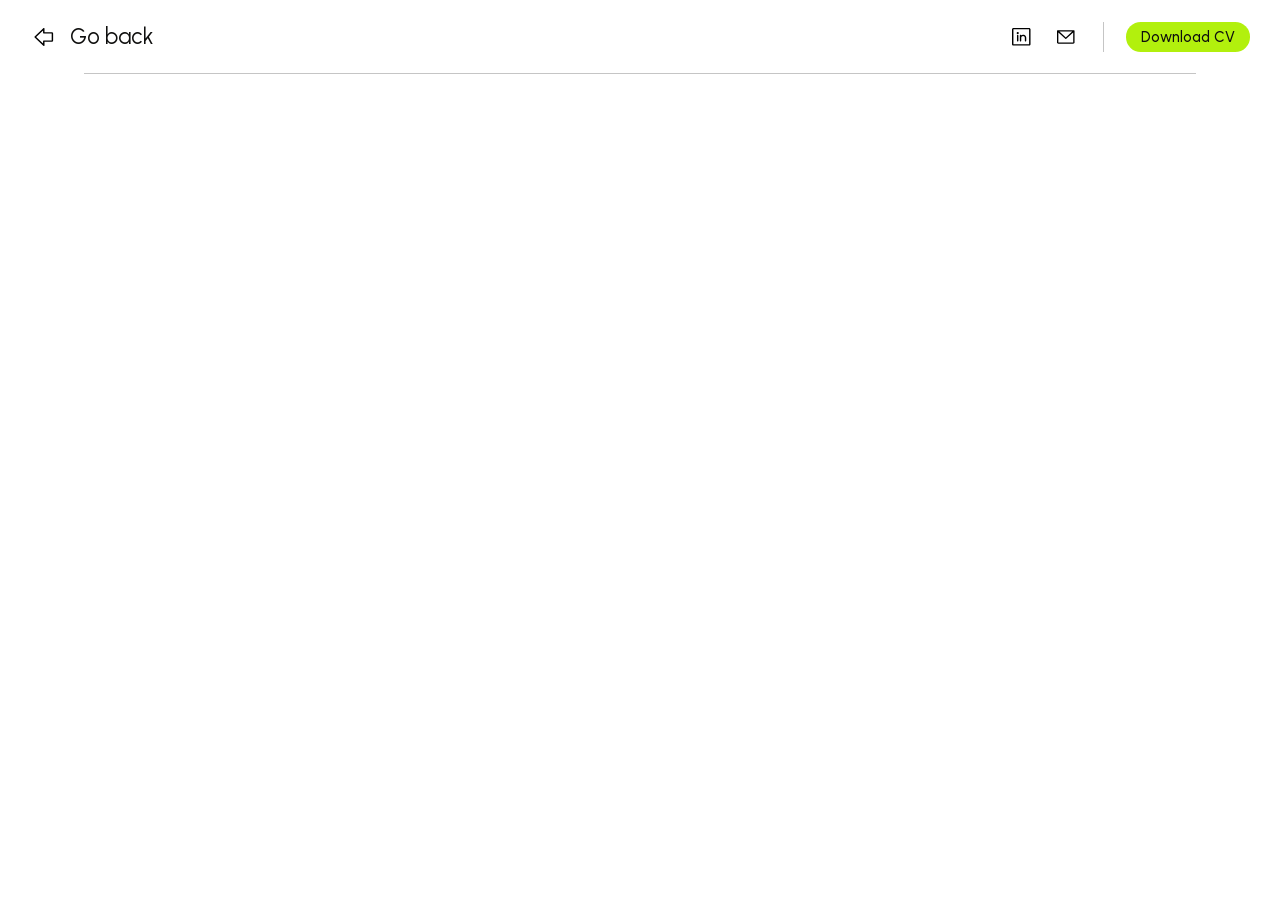
<file: pages/ecosystem.html>
<!DOCTYPE html>
<html lang="en">
<head>
    <meta charset="UTF-8">
    <meta name="viewport" content="width=device-width, initial-scale=1.0">
    <title>iOS &amp; Android | Brayan Ramírez</title>
    <meta name="description" content="iOS &amp; Android — portfolio of Brayan Ramírez, Product and Content Designer.">

    <link rel="preload" href="../assets/fonts/urbanist-variable-latin.woff2" as="font" type="font/woff2" crossorigin>
    <link rel="preload" href="../assets/fonts/rubik-vinyl-latin.woff2" as="font" type="font/woff2" crossorigin>

    <link rel="stylesheet" href="../styles/main.css">
</head>
<body class="page page--secondary">
    <div class="viewport-container">
        <div class="page-wrapper">
            <header class="site-header site-header--desktop">
                <div class="site-header__left">
                    <a class="site-header__back" href="../index.html">
                        <span class="site-header__back-icon">
                            <img class="site-header__back-img" src="../assets/icons/icon-arrow-left.svg" alt="" width="24" height="24">
                        </span>
                        <span class="site-header__back-text">Go back</span>
                    </a>
                </div>
                <div class="site-header__right">
                    <div class="site-header__social">
                        <a class="site-header__icon" href="https://www.linkedin.com/in/brayan-ram%C3%ADrez/" target="_blank" rel="noopener noreferrer">
                            <img class="site-header__icon-img" src="../assets/icons/icon-linkedin.svg" alt="Brayan Ramírez's LinkedIn profile (opens in a new tab)" width="20" height="20">
                        </a>
                        <a class="site-header__icon" href="mailto:martinezbrayanramirez28@gmail.com">
                            <img class="site-header__icon-img" src="../assets/icons/icon-email.svg" alt="Send an email to Brayan Ramírez" width="20" height="20">
                        </a>
                    </div>
                    <span class="site-header__divider" aria-hidden="true"></span>
                    <a class="btn btn--main btn--compact site-header__cta" href="../assets/docs/Brayan_Ramirez_Product_Designer_CV.pdf" download>Download CV</a>
                </div>
            </header>

            <header class="site-header site-header--mobile">
                <div class="site-header__left">
                    <a class="site-header__back" href="../index.html">
                        <span class="site-header__back-icon">
                            <img class="site-header__back-img" src="../assets/icons/icon-arrow-left.svg" alt="" width="24" height="24">
                        </span>
                        <span class="site-header__back-text">Go back</span>
                    </a>
                </div>
                <div class="site-header__right">
                    <a class="btn btn--main btn--compact site-header__cta" href="../assets/docs/Brayan_Ramirez_Product_Designer_CV.pdf" download>Download CV</a>
                    <span class="site-header__divider" aria-hidden="true"></span>
                    <div class="site-header__menu">
                        <button class="site-header__menu-toggle" type="button" aria-expanded="false" aria-controls="site-menu-dropdown" aria-label="Open navigation menu">
                            <svg class="site-header__menu-icon" viewBox="0 0 24 24" fill="none" aria-hidden="true">
                                <circle cx="5" cy="12" r="2" fill="currentColor"/>
                                <circle cx="12" cy="12" r="2" fill="currentColor"/>
                                <circle cx="19" cy="12" r="2" fill="currentColor"/>
                            </svg>
                        </button>
                        <nav class="site-header__menu-dropdown" id="site-menu-dropdown" aria-label="Portfolio sections">
                            <ul class="site-header__menu-list">
                                <li><a class="site-header__menu-link" href="about.html">About me</a></li>
                                <li><a class="site-header__menu-link" href="projects.html">Web projects</a></li>
                                <li><a class="site-header__menu-link" href="ecosystem.html">iOS &amp; Android</a></li>
                                <li><a class="site-header__menu-link" href="design.html">Design system</a></li>
                                <li><a class="site-header__menu-link" href="impact.html">Social Impact</a></li>
                                <li><a class="site-header__menu-link" href="research.html">UX &amp; Research</a></li>
                                <li><a class="site-header__menu-link" href="contact.html">Contact me</a></li>
                            </ul>
                        </nav>
                    </div>
                </div>
            </header>

            <main class="ecosystem"></main>
        </div>
    </div>

    <script src="../scripts/main.js"></script>
</body>
</html>
</file>
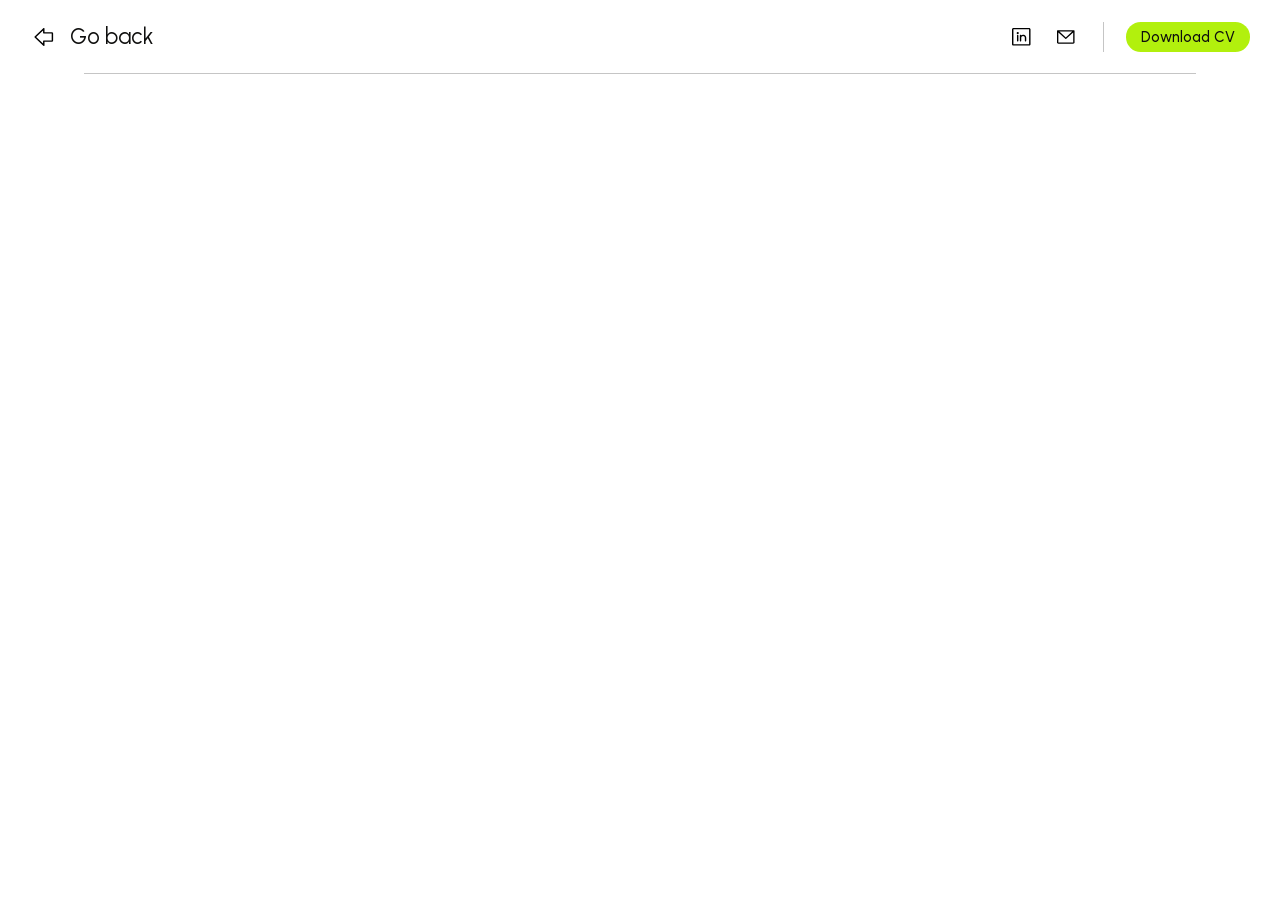
<file: pages/impact.html>
<!DOCTYPE html>
<html lang="en">
<head>
    <meta charset="UTF-8">
    <meta name="viewport" content="width=device-width, initial-scale=1.0">
    <title>Social Impact | Brayan Ramírez</title>
    <meta name="description" content="Social Impact — portfolio of Brayan Ramírez, Product and Content Designer.">

    <link rel="preload" href="../assets/fonts/urbanist-variable-latin.woff2" as="font" type="font/woff2" crossorigin>
    <link rel="preload" href="../assets/fonts/rubik-vinyl-latin.woff2" as="font" type="font/woff2" crossorigin>

    <link rel="stylesheet" href="../styles/main.css">
</head>
<body class="page page--secondary">
    <div class="viewport-container">
        <div class="page-wrapper">
            <header class="site-header site-header--desktop">
                <div class="site-header__left">
                    <a class="site-header__back" href="../index.html">
                        <span class="site-header__back-icon">
                            <img class="site-header__back-img" src="../assets/icons/icon-arrow-left.svg" alt="" width="24" height="24">
                        </span>
                        <span class="site-header__back-text">Go back</span>
                    </a>
                </div>
                <div class="site-header__right">
                    <div class="site-header__social">
                        <a class="site-header__icon" href="https://www.linkedin.com/in/brayan-ram%C3%ADrez/" target="_blank" rel="noopener noreferrer">
                            <img class="site-header__icon-img" src="../assets/icons/icon-linkedin.svg" alt="Brayan Ramírez's LinkedIn profile (opens in a new tab)" width="20" height="20">
                        </a>
                        <a class="site-header__icon" href="mailto:martinezbrayanramirez28@gmail.com">
                            <img class="site-header__icon-img" src="../assets/icons/icon-email.svg" alt="Send an email to Brayan Ramírez" width="20" height="20">
                        </a>
                    </div>
                    <span class="site-header__divider" aria-hidden="true"></span>
                    <a class="btn btn--main btn--compact site-header__cta" href="../assets/docs/Brayan_Ramirez_Product_Designer_CV.pdf" download>Download CV</a>
                </div>
            </header>

            <header class="site-header site-header--mobile">
                <div class="site-header__left">
                    <a class="site-header__back" href="../index.html">
                        <span class="site-header__back-icon">
                            <img class="site-header__back-img" src="../assets/icons/icon-arrow-left.svg" alt="" width="24" height="24">
                        </span>
                        <span class="site-header__back-text">Go back</span>
                    </a>
                </div>
                <div class="site-header__right">
                    <a class="btn btn--main btn--compact site-header__cta" href="../assets/docs/Brayan_Ramirez_Product_Designer_CV.pdf" download>Download CV</a>
                    <span class="site-header__divider" aria-hidden="true"></span>
                    <div class="site-header__menu">
                        <button class="site-header__menu-toggle" type="button" aria-expanded="false" aria-controls="site-menu-dropdown" aria-label="Open navigation menu">
                            <svg class="site-header__menu-icon" viewBox="0 0 24 24" fill="none" aria-hidden="true">
                                <circle cx="5" cy="12" r="2" fill="currentColor"/>
                                <circle cx="12" cy="12" r="2" fill="currentColor"/>
                                <circle cx="19" cy="12" r="2" fill="currentColor"/>
                            </svg>
                        </button>
                        <nav class="site-header__menu-dropdown" id="site-menu-dropdown" aria-label="Portfolio sections">
                            <ul class="site-header__menu-list">
                                <li><a class="site-header__menu-link" href="about.html">About me</a></li>
                                <li><a class="site-header__menu-link" href="projects.html">Web projects</a></li>
                                <li><a class="site-header__menu-link" href="ecosystem.html">iOS &amp; Android</a></li>
                                <li><a class="site-header__menu-link" href="design.html">Design system</a></li>
                                <li><a class="site-header__menu-link" href="impact.html">Social Impact</a></li>
                                <li><a class="site-header__menu-link" href="research.html">UX &amp; Research</a></li>
                                <li><a class="site-header__menu-link" href="contact.html">Contact me</a></li>
                            </ul>
                        </nav>
                    </div>
                </div>
            </header>

            <main class="impact"></main>
        </div>
    </div>

    <script src="../scripts/main.js"></script>
</body>
</html>
</file>
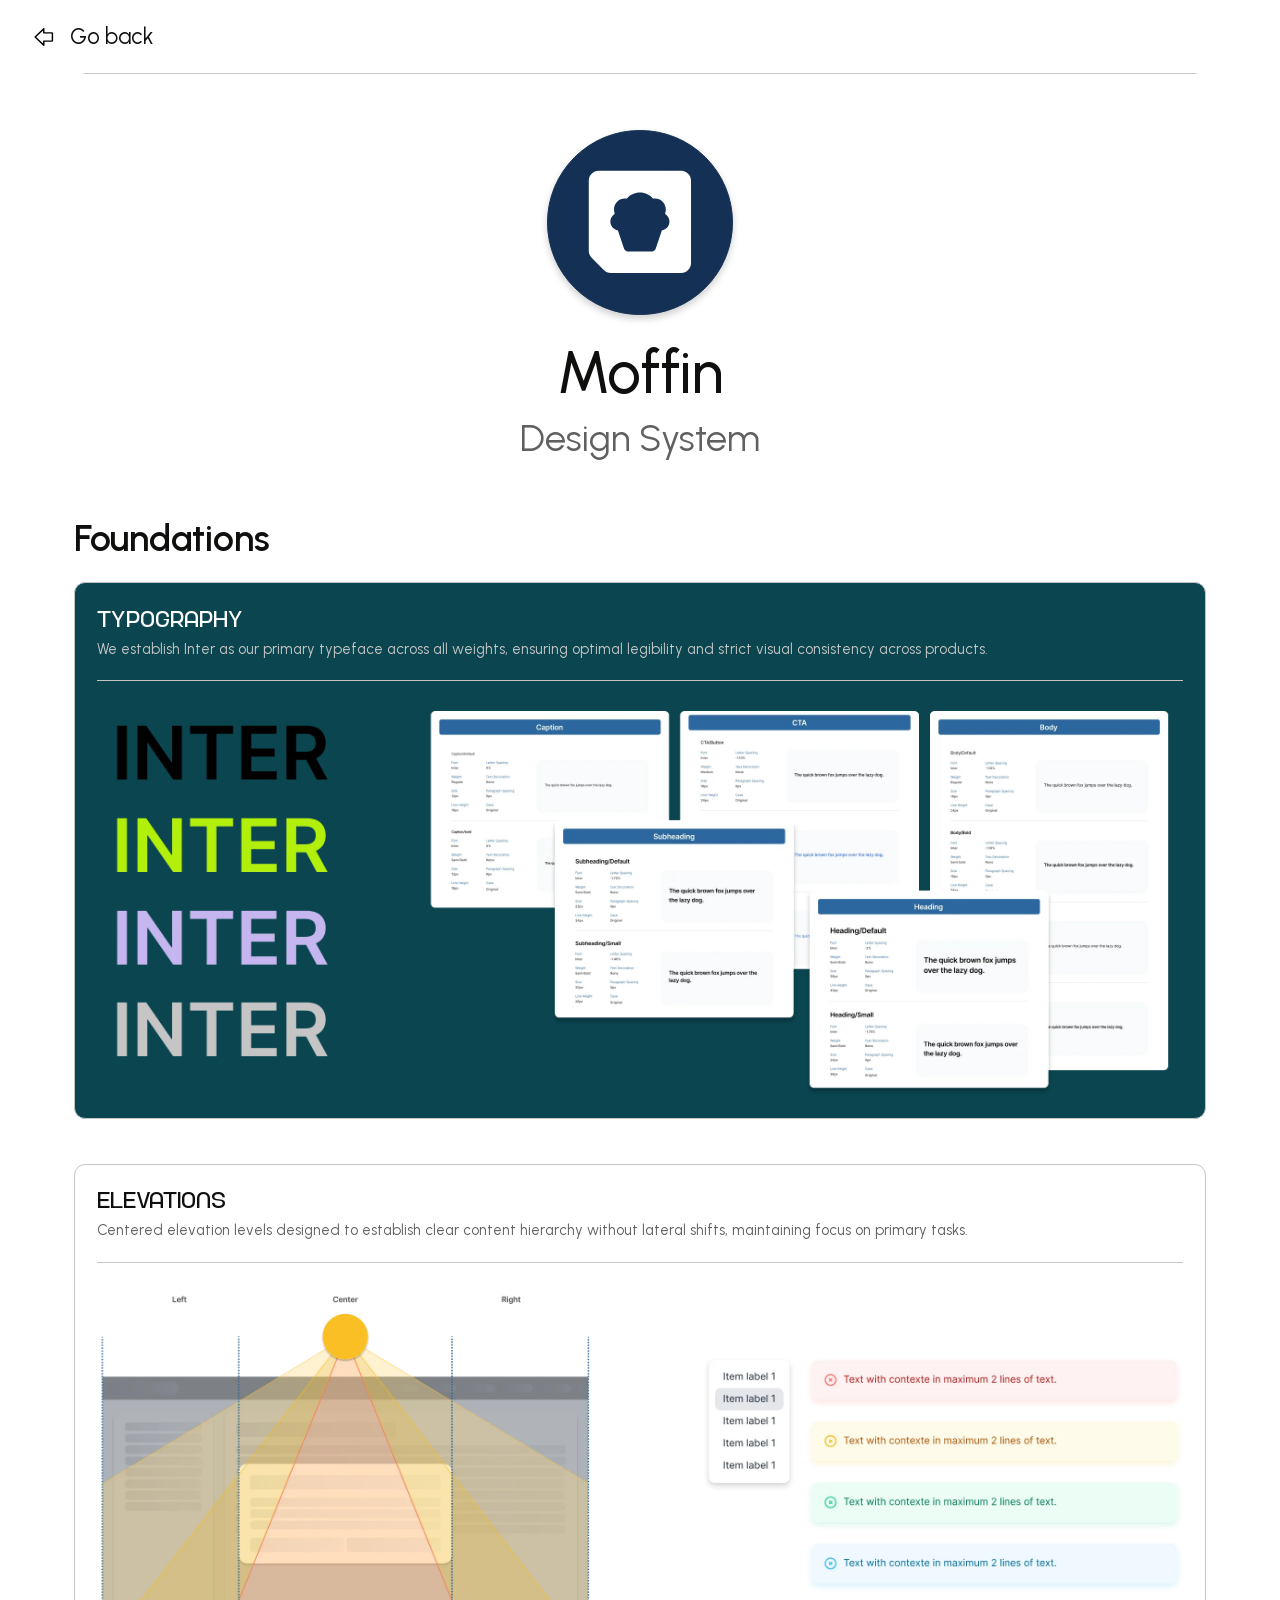
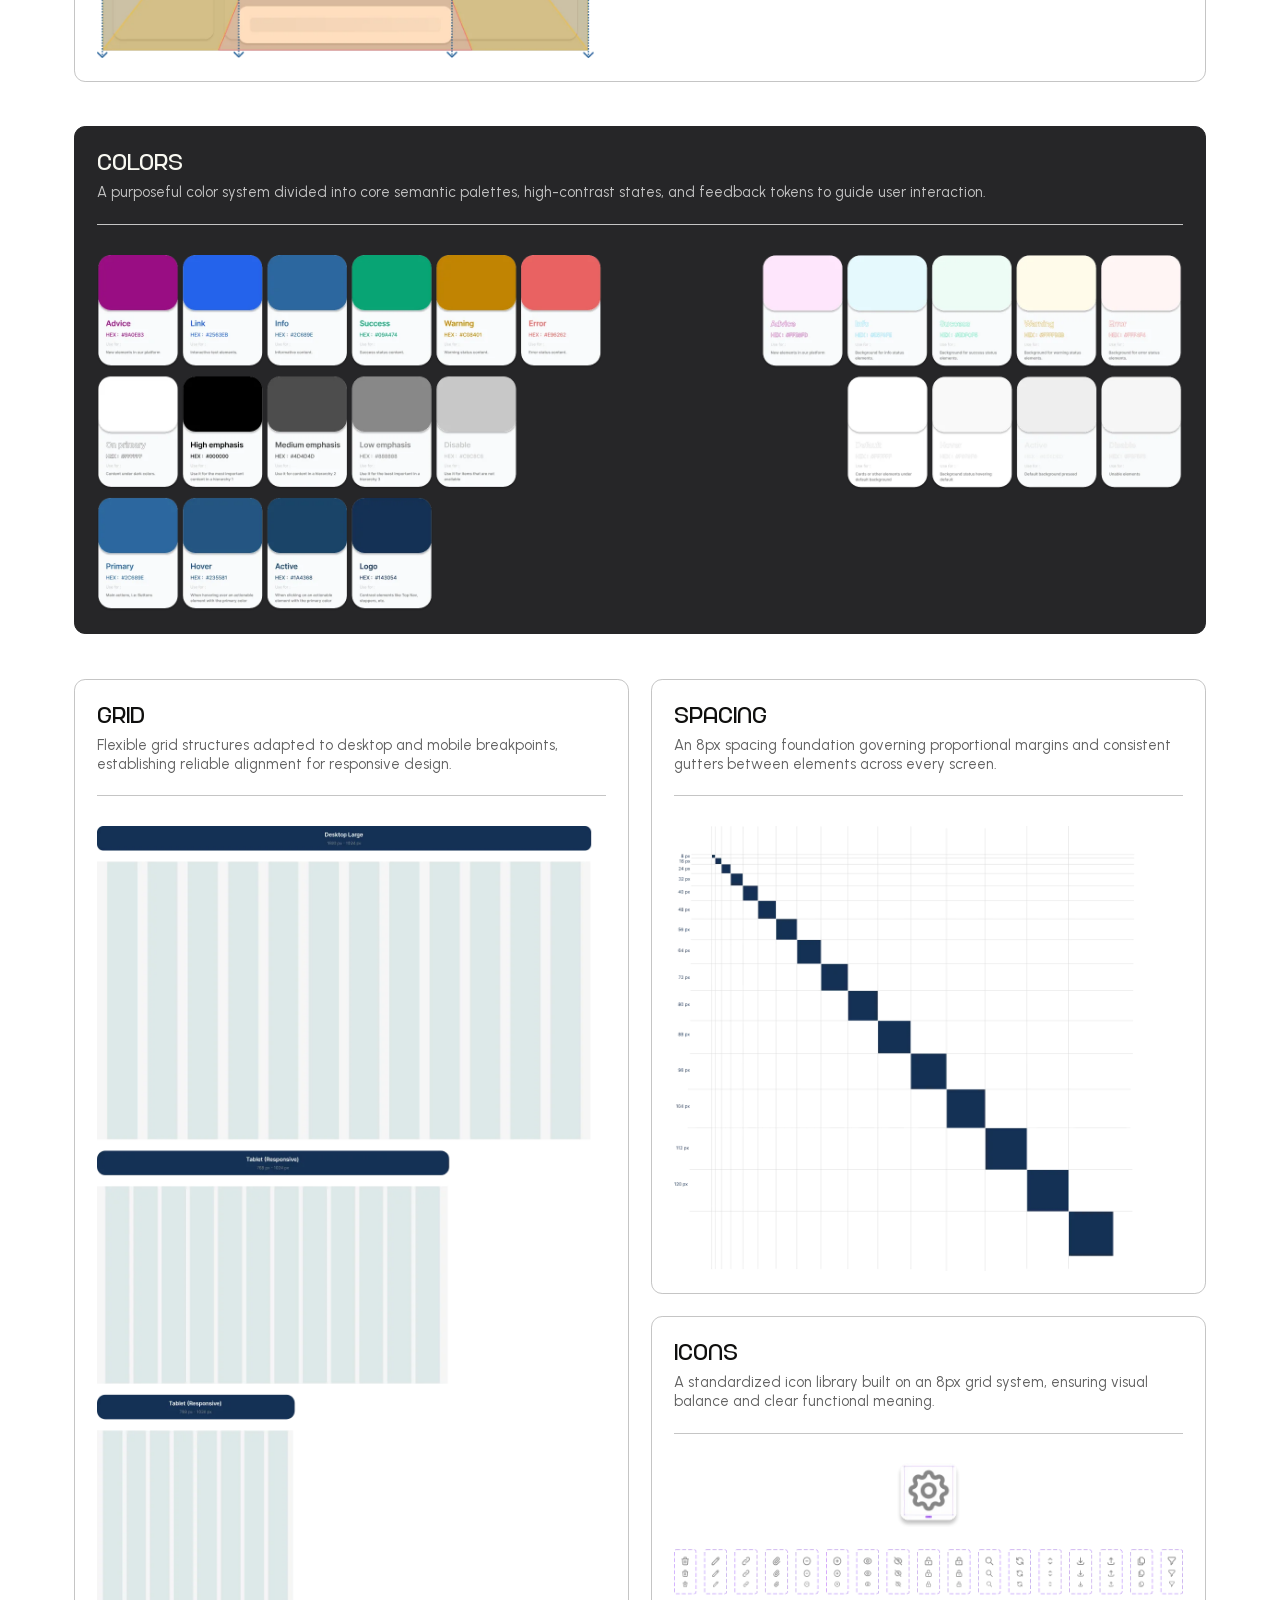
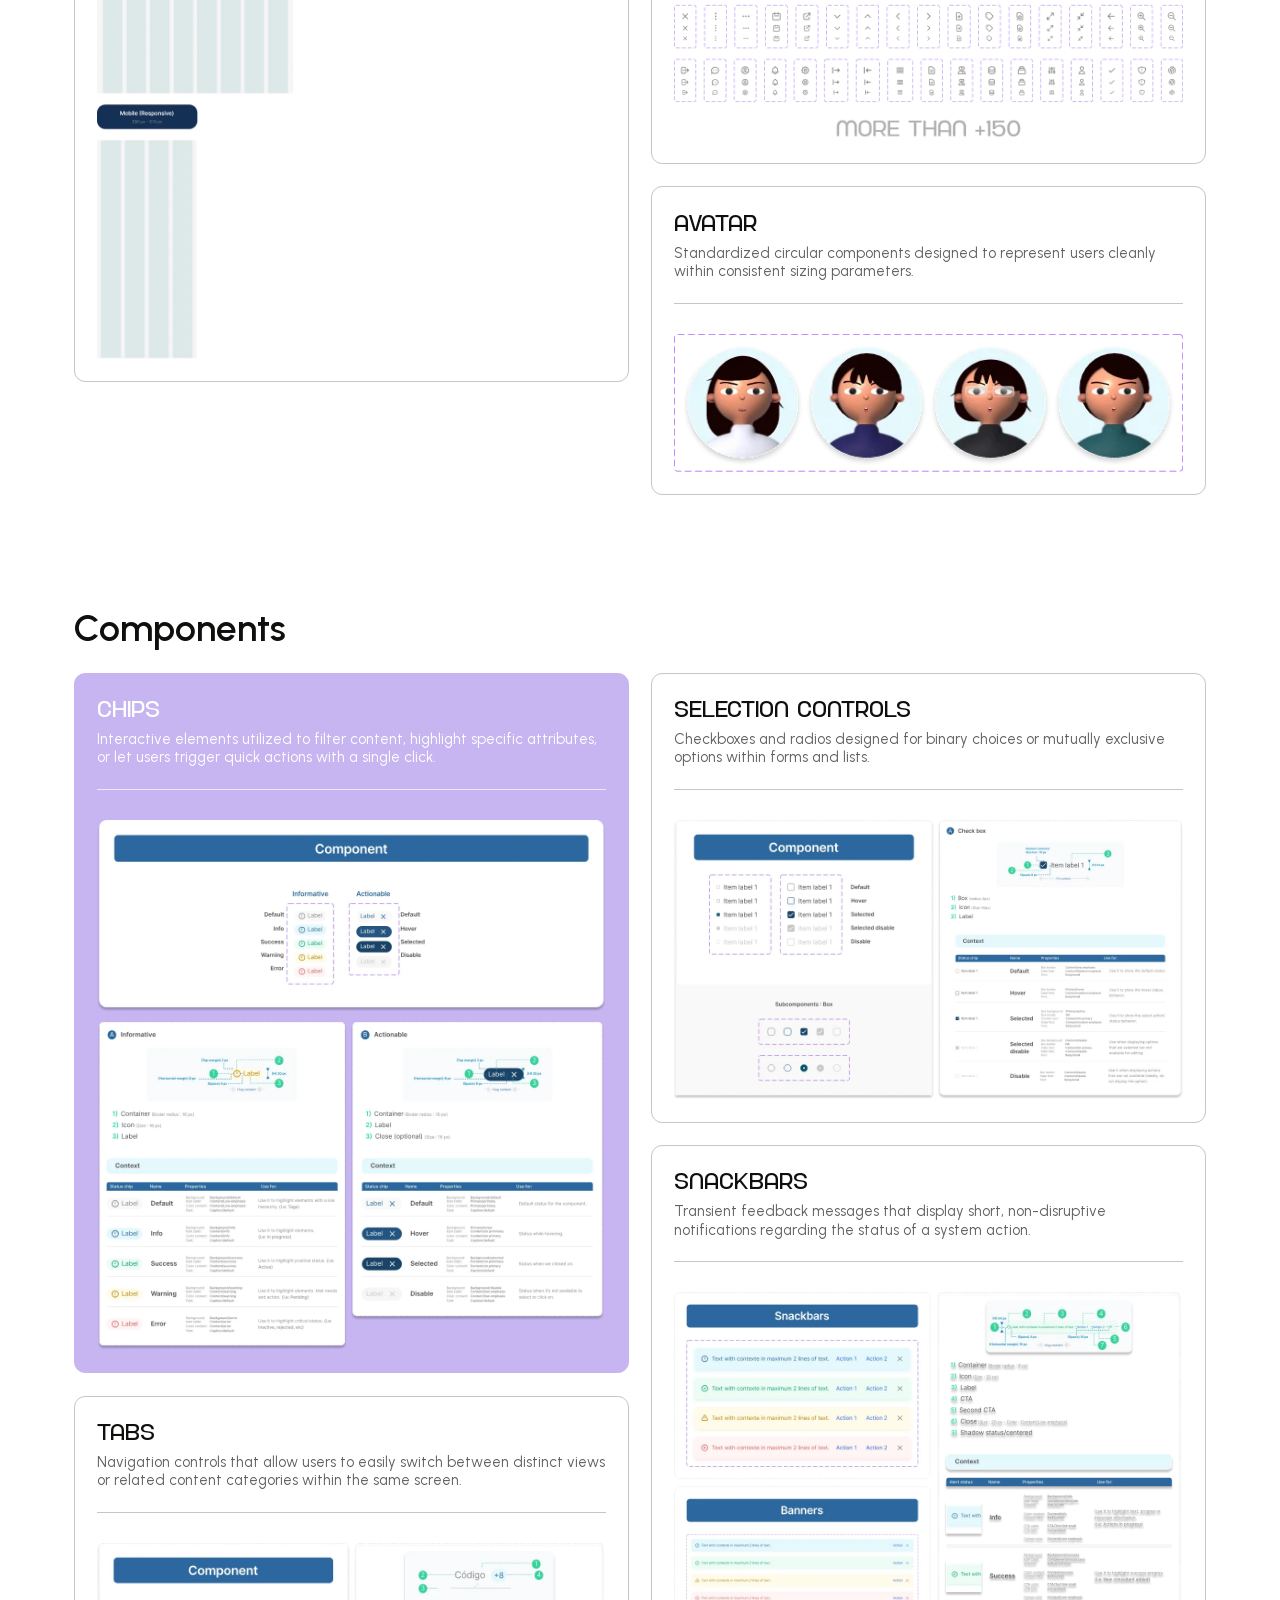
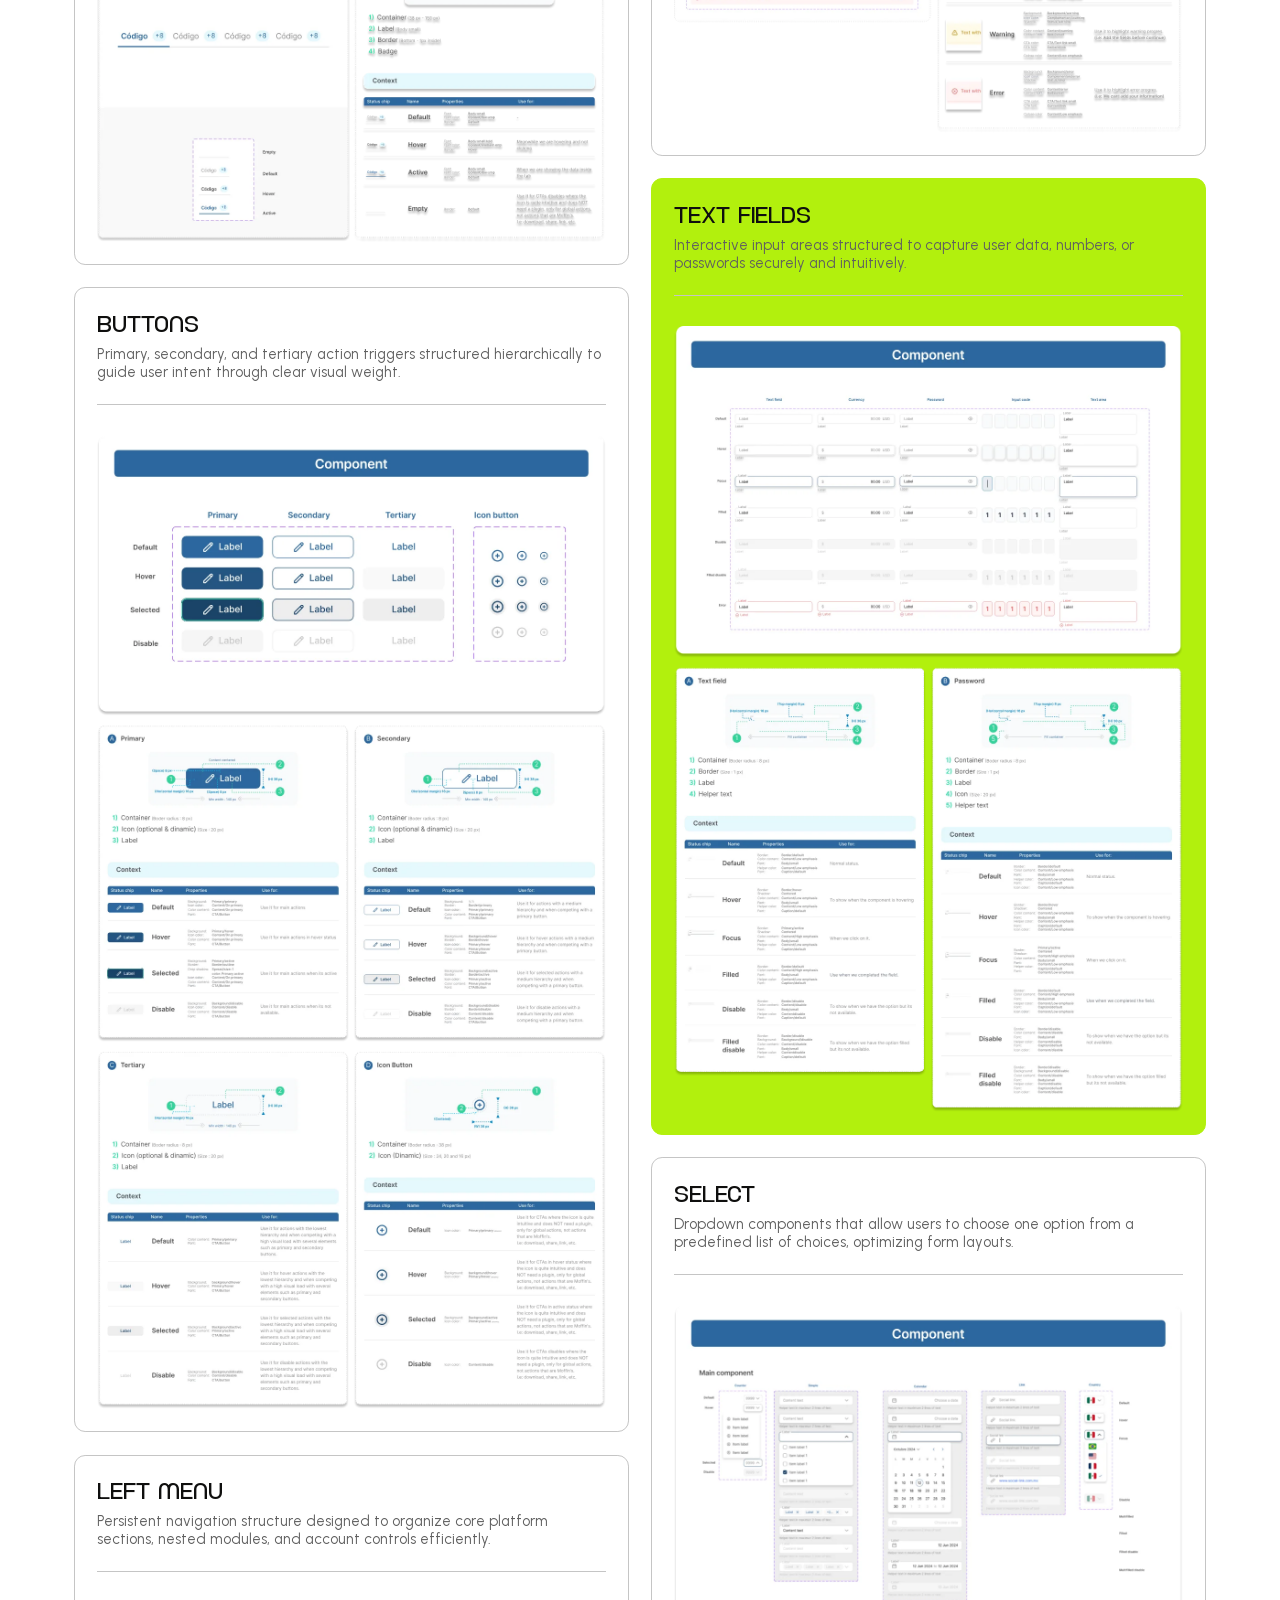
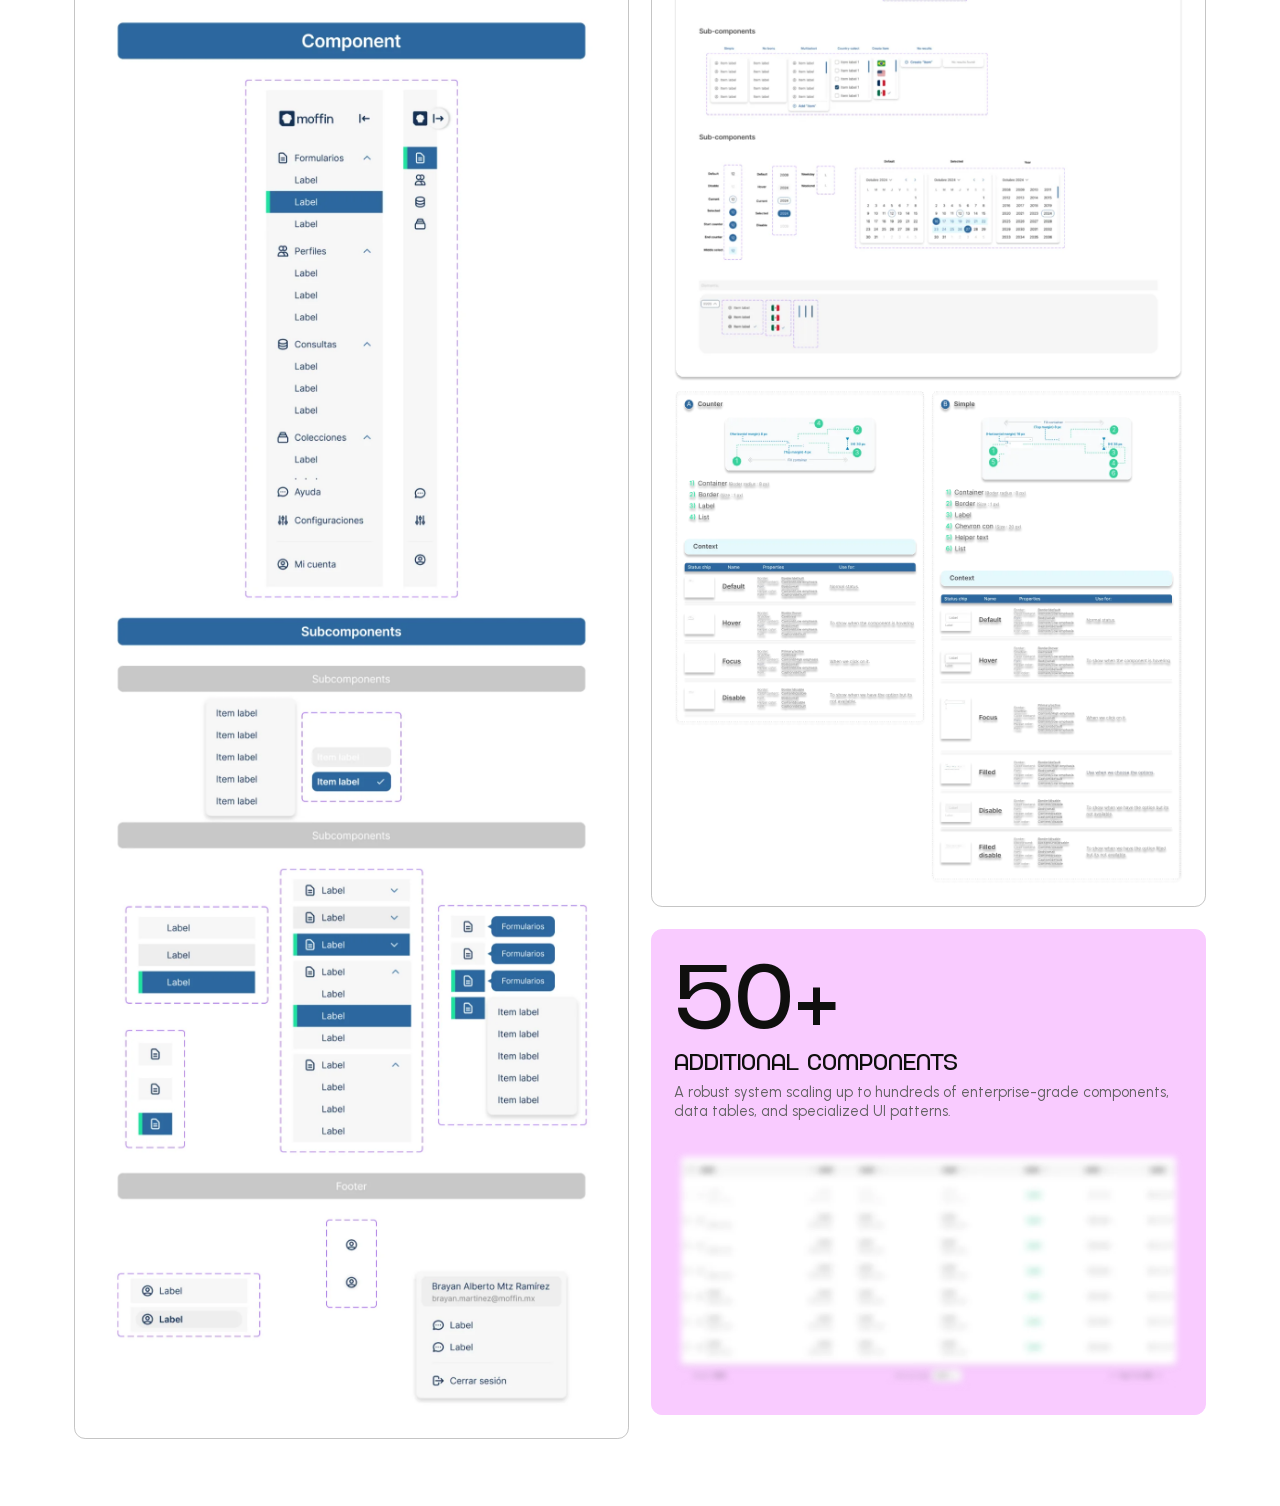
<file: pages/moffin.html>
<!DOCTYPE html>
<html lang="en">
<head>
    <meta charset="UTF-8">
    <meta name="viewport" content="width=device-width, initial-scale=1.0">
    <title>Moffin design system | Brayan Ramírez</title>
    <meta name="description" content="Moffin design system — portfolio of Brayan Ramírez, Product and Content Designer.">

    <link rel="preload" href="../assets/fonts/urbanist-variable-latin.woff2" as="font" type="font/woff2" crossorigin>
    <link rel="preload" href="../assets/fonts/rubik-vinyl-latin.woff2" as="font" type="font/woff2" crossorigin>

    <link rel="stylesheet" href="../styles/main.css">
</head>
<body class="page page--secondary">
    <div class="viewport-container">
        <div class="page-wrapper">
            <header class="site-header site-header--minimal">
                <div class="site-header__left">
                    <a class="site-header__back" href="design.html">
                        <span class="site-header__back-icon">
                            <img class="site-header__back-img" src="../assets/icons/icon-arrow-left.svg" alt="" width="24" height="24">
                        </span>
                        <span class="site-header__back-text">Go back</span>
                    </a>
                </div>
            </header>

            <main class="moffin">
                <header class="moffin-hero">
                    <div class="moffin-hero__logo">
                        <svg class="moffin-hero__logo-img" viewBox="-8.6175 -8.6175 137.235 137.235" width="138" height="138" aria-hidden="true"><path d="M15.7441 5.10632C9.86916 5.10637 5.10645 9.86899 5.10645 15.744V90.9734C5.10645 93.7609 6.20044 96.4371 8.1533 98.4264L21.1941 111.708C23.1946 113.746 25.9294 114.894 28.7847 114.894H104.256C110.131 114.894 114.894 110.131 114.894 104.256V15.744C114.894 9.86899 110.131 5.10632 104.256 5.10632H15.7441ZM60.0001 28.3161C65.643 28.3161 70.6888 30.8713 74.0405 34.8866C74.1367 35.0018 74.2861 35.0586 74.435 35.0377C74.9687 34.9637 75.5138 34.9256 76.0679 34.9256C82.5644 34.9256 87.8305 40.1864 87.8309 46.6758C87.8309 48.162 87.5544 49.5843 87.0504 50.8932C86.9746 51.09 87.0495 51.3138 87.2277 51.4269C89.9257 53.1386 91.7164 56.1504 91.7164 59.5798C91.7164 64.4243 88.1434 68.4347 83.4868 69.1257C83.4549 69.4085 83.3928 69.6935 83.2975 69.9772L76.93 88.9118C76.3733 90.5678 74.8202 91.6834 73.0716 91.6834H46.8674C45.1153 91.6834 43.56 90.5633 43.006 88.9034L36.6867 69.9683C36.5928 69.6869 36.5311 69.4041 36.4997 69.1244C31.8497 68.4272 28.2838 64.4195 28.2838 59.5798C28.2838 56.1504 30.0745 53.1386 32.7725 51.4269C32.9507 51.3138 33.0256 51.09 32.9498 50.8932C32.4458 49.5843 32.1693 48.162 32.1693 46.6758C32.1697 40.1864 37.4358 34.926 43.9319 34.9256C44.4859 34.9256 45.0315 34.9637 45.5652 35.0377C45.7141 35.0586 45.8635 35.0018 45.9597 34.8866C49.3114 30.8713 54.3573 28.3162 60.0001 28.3161Z" fill="currentColor"/></svg>
                    </div>
                    <h1 class="moffin-hero__title">Moffin</h1>
                    <p class="moffin-hero__subtitle">Design System</p>
                </header>

                <section class="moffin-section" aria-labelledby="moffin-foundations">
                    <h2 class="moffin-section__title" id="moffin-foundations">Foundations</h2>
                    <div class="moffin-section__stack">
                        <article class="ds-panel ds-panel--teal">
                            <header class="ds-panel__header">
                                <h3 class="ds-panel__title">TYPOGRAPHY</h3>
                                <p class="ds-panel__text">We establish Inter as our primary typeface across all weights, ensuring optimal legibility and strict visual consistency across products.</p>
                            </header>
                            <img class="ds-panel__img" src="../assets/images/moffin/moffin-typography.webp" alt="Moffin's type scale using Inter: Caption, CTA, Body, Subheading and Heading styles" width="1172" height="416" decoding="async">
                        </article>
                        <article class="ds-panel">
                            <header class="ds-panel__header">
                                <h3 class="ds-panel__title">ELEVATIONS</h3>
                                <p class="ds-panel__text">Centered elevation levels designed to establish clear content hierarchy without lateral shifts, maintaining focus on primary tasks.</p>
                            </header>
                            <img class="ds-panel__img" src="../assets/images/moffin/moffin-elevations.webp" alt="Diagram of centered elevation levels with examples of a menu and alerts with shadows" width="1181" height="398" loading="lazy" decoding="async">
                        </article>
                        <article class="ds-panel ds-panel--dark">
                            <header class="ds-panel__header">
                                <h3 class="ds-panel__title">COLORS</h3>
                                <p class="ds-panel__text">A purposeful color system divided into core semantic palettes, high-contrast states, and feedback tokens to guide user interaction.</p>
                            </header>
                            <img class="ds-panel__img" src="../assets/images/moffin/moffin-colors.webp" alt="Moffin's color palette: semantic, emphasis, feedback and brand colors" width="1178" height="387" loading="lazy" decoding="async">
                        </article>
                    </div>
                    <div class="moffin-section__columns">
                        <div class="moffin-section__column">
                            <article class="ds-panel">
                                <header class="ds-panel__header">
                                    <h3 class="ds-panel__title">GRID</h3>
                                    <p class="ds-panel__text">Flexible grid structures adapted to desktop and mobile breakpoints, establishing reliable alignment for responsive design.</p>
                                </header>
                                <img class="ds-panel__img" src="../assets/images/moffin/moffin-grid.webp" alt="Column grids for desktop, tablet and mobile" width="549" height="1223" loading="lazy" decoding="async">
                            </article>
                        </div>
                        <div class="moffin-section__column">
                            <article class="ds-panel">
                                <header class="ds-panel__header">
                                    <h3 class="ds-panel__title">SPACING</h3>
                                    <p class="ds-panel__text">An 8px spacing foundation governing proportional margins and consistent gutters between elements across every screen.</p>
                                </header>
                                <img class="ds-panel__img" src="../assets/images/moffin/moffin-spacing.webp" alt="Spacing scale based on multiples of 8 px" width="549" height="480" loading="lazy" decoding="async">
                            </article>
                            <article class="ds-panel">
                                <header class="ds-panel__header">
                                    <h3 class="ds-panel__title">ICONS</h3>
                                    <p class="ds-panel__text">A standardized icon library built on an 8px grid system, ensuring visual balance and clear functional meaning.</p>
                                </header>
                                <img class="ds-panel__img" src="../assets/images/moffin/moffin-icons.webp" alt="Sample of Moffin's icon library, with over 150 icons" width="549" height="300" loading="lazy" decoding="async">
                            </article>
                            <article class="ds-panel">
                                <header class="ds-panel__header">
                                    <h3 class="ds-panel__title">AVATAR</h3>
                                    <p class="ds-panel__text">Standardized circular components designed to represent users cleanly within consistent sizing parameters.</p>
                                </header>
                                <img class="ds-panel__img" src="../assets/images/moffin/moffin-avatar.webp" alt="Four illustrated circular avatars" width="265" height="72" loading="lazy" decoding="async">
                            </article>
                        </div>
                    </div>
                </section>

                <section class="moffin-section" aria-labelledby="moffin-components">
                    <h2 class="moffin-section__title" id="moffin-components">Components</h2>
                    <div class="moffin-section__columns">
                        <div class="moffin-section__column">
                            <article class="ds-panel ds-panel--lavender">
                                <header class="ds-panel__header">
                                    <h3 class="ds-panel__title">CHIPS</h3>
                                    <p class="ds-panel__text">Interactive elements utilized to filter content, highlight specific attributes, or let users trigger quick actions with a single click.</p>
                                </header>
                                <img class="ds-panel__img" src="../assets/images/moffin/moffin-chips.webp" alt="Chip component in its informative and actionable variants" width="556" height="580" loading="lazy" decoding="async">
                            </article>
                            <article class="ds-panel">
                                <header class="ds-panel__header">
                                    <h3 class="ds-panel__title">TABS</h3>
                                    <p class="ds-panel__text">Navigation controls that allow users to easily switch between distinct views or related content categories within the same screen.</p>
                                </header>
                                <img class="ds-panel__img" src="../assets/images/moffin/moffin-tabs.webp" alt="Tabs component with its states" width="554" height="326" loading="lazy" decoding="async">
                            </article>
                            <article class="ds-panel">
                                <header class="ds-panel__header">
                                    <h3 class="ds-panel__title">BUTTONS</h3>
                                    <p class="ds-panel__text">Primary, secondary, and tertiary action triggers structured hierarchically to guide user intent through clear visual weight.</p>
                                </header>
                                <img class="ds-panel__img" src="../assets/images/moffin/moffin-buttons.webp" alt="Primary, secondary, tertiary and icon buttons with their states" width="556" height="1066" loading="lazy" decoding="async">
                            </article>
                            <article class="ds-panel">
                                <header class="ds-panel__header">
                                    <h3 class="ds-panel__title">LEFT MENU</h3>
                                    <p class="ds-panel__text">Persistent navigation structure designed to organize core platform sections, nested modules, and account controls efficiently.</p>
                                </header>
                                <img class="ds-panel__img" src="../assets/images/moffin/moffin-left-menu.webp" alt="Side navigation menu with its subcomponents" width="549" height="1527" loading="lazy" decoding="async">
                            </article>
                        </div>
                        <div class="moffin-section__column">
                            <article class="ds-panel">
                                <header class="ds-panel__header">
                                    <h3 class="ds-panel__title">SELECTION CONTROLS</h3>
                                    <p class="ds-panel__text">Checkboxes and radios designed for binary choices or mutually exclusive options within forms and lists.</p>
                                </header>
                                <img class="ds-panel__img" src="../assets/images/moffin/moffin-selection-controls.webp" alt="Checkboxes and radio buttons with their states" width="553" height="304" loading="lazy" decoding="async">
                            </article>
                            <article class="ds-panel">
                                <header class="ds-panel__header">
                                    <h3 class="ds-panel__title">SNACKBARS</h3>
                                    <p class="ds-panel__text">Transient feedback messages that display short, non-disruptive notifications regarding the status of a system action.</p>
                                </header>
                                <img class="ds-panel__img" src="../assets/images/moffin/moffin-snackbars.webp" alt="Info, success, warning and error snackbars and banners" width="552" height="479" loading="lazy" decoding="async">
                            </article>
                            <article class="ds-panel ds-panel--accent">
                                <header class="ds-panel__header">
                                    <h3 class="ds-panel__title">TEXT FIELDS</h3>
                                    <p class="ds-panel__text">Interactive input areas structured to capture user data, numbers, or passwords securely and intuitively.</p>
                                </header>
                                <img class="ds-panel__img" src="../assets/images/moffin/moffin-text-fields.webp" alt="Text, counter, password, code and text area fields with their states" width="556" height="860" loading="lazy" decoding="async">
                            </article>
                            <article class="ds-panel">
                                <header class="ds-panel__header">
                                    <h3 class="ds-panel__title">SELECT</h3>
                                    <p class="ds-panel__text">Dropdown components that allow users to choose one option from a predefined list of choices, optimizing form layouts.</p>
                                </header>
                                <img class="ds-panel__img" src="../assets/images/moffin/moffin-select.webp" alt="Dropdown select, calendar and country picker components" width="556" height="1290" loading="lazy" decoding="async">
                            </article>
                            <article class="ds-panel ds-panel--pink">
                                <header class="ds-panel__header">
                                    <p class="ds-panel__count">50+</p>
                                    <h3 class="ds-panel__title">ADDITIONAL COMPONENTS</h3>
                                    <p class="ds-panel__text">A robust system scaling up to hundreds of enterprise-grade components, data tables, and specialized UI patterns.</p>
                                </header>
                                <img class="ds-panel__img" src="../assets/images/moffin/moffin-more-components.webp" alt="Blurred preview of a data table" width="579" height="276" loading="lazy" decoding="async">
                            </article>
                        </div>
                    </div>
                </section>
            </main>
        </div>
    </div>

    <script src="../scripts/main.js"></script>
</body>
</html>
</file>
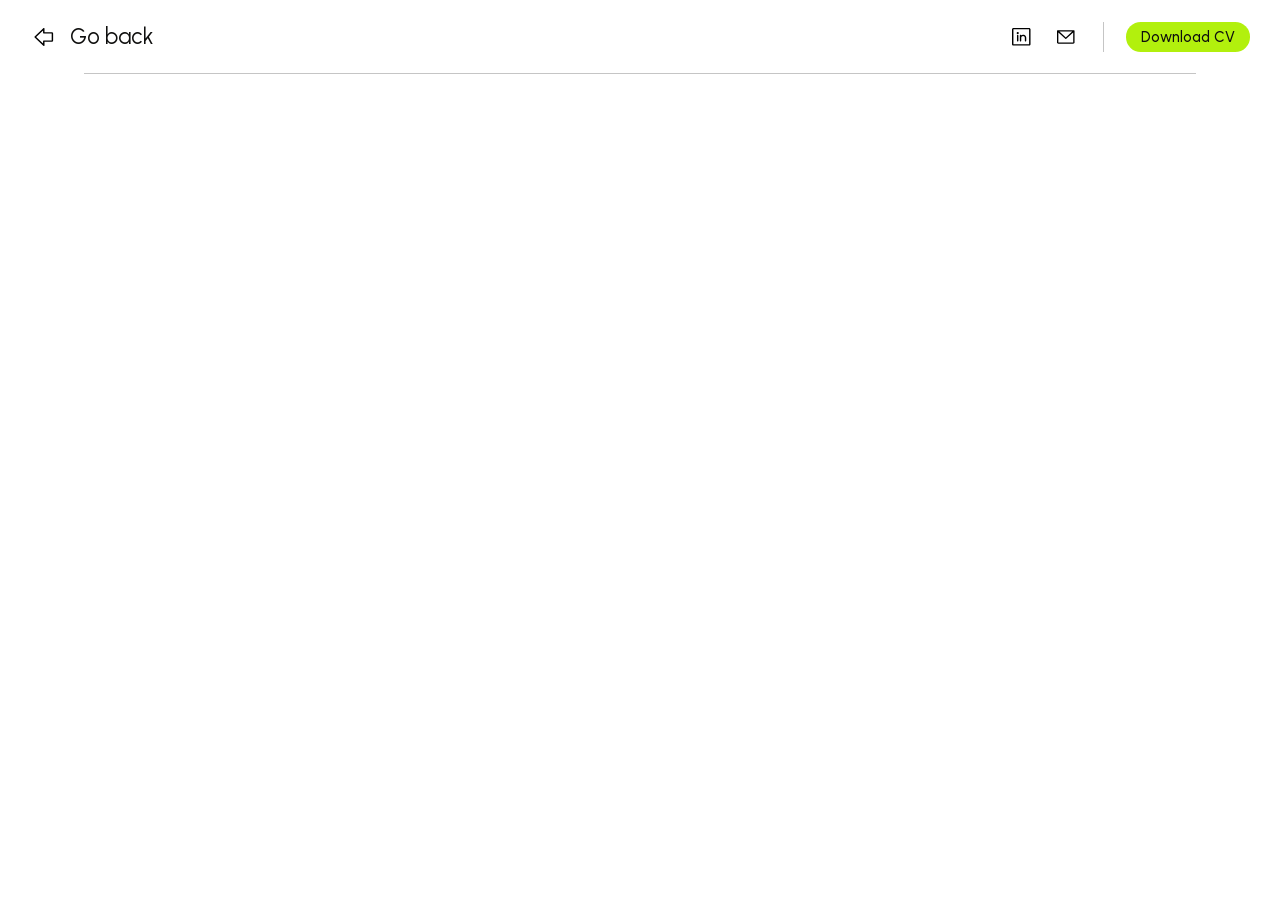
<file: pages/projects.html>
<!DOCTYPE html>
<html lang="en">
<head>
    <meta charset="UTF-8">
    <meta name="viewport" content="width=device-width, initial-scale=1.0">
    <title>Web projects | Brayan Ramírez</title>
    <meta name="description" content="Web projects — portfolio of Brayan Ramírez, Product and Content Designer.">

    <link rel="preload" href="../assets/fonts/urbanist-variable-latin.woff2" as="font" type="font/woff2" crossorigin>
    <link rel="preload" href="../assets/fonts/rubik-vinyl-latin.woff2" as="font" type="font/woff2" crossorigin>

    <link rel="stylesheet" href="../styles/main.css">
</head>
<body class="page page--secondary">
    <div class="viewport-container">
        <div class="page-wrapper">
            <header class="site-header site-header--desktop">
                <div class="site-header__left">
                    <a class="site-header__back" href="../index.html">
                        <span class="site-header__back-icon">
                            <img class="site-header__back-img" src="../assets/icons/icon-arrow-left.svg" alt="" width="24" height="24">
                        </span>
                        <span class="site-header__back-text">Go back</span>
                    </a>
                </div>
                <div class="site-header__right">
                    <div class="site-header__social">
                        <a class="site-header__icon" href="https://www.linkedin.com/in/brayan-ram%C3%ADrez/" target="_blank" rel="noopener noreferrer">
                            <img class="site-header__icon-img" src="../assets/icons/icon-linkedin.svg" alt="Brayan Ramírez's LinkedIn profile (opens in a new tab)" width="20" height="20">
                        </a>
                        <a class="site-header__icon" href="mailto:martinezbrayanramirez28@gmail.com">
                            <img class="site-header__icon-img" src="../assets/icons/icon-email.svg" alt="Send an email to Brayan Ramírez" width="20" height="20">
                        </a>
                    </div>
                    <span class="site-header__divider" aria-hidden="true"></span>
                    <a class="btn btn--main btn--compact site-header__cta" href="../assets/docs/Brayan_Ramirez_Product_Designer_CV.pdf" download>Download CV</a>
                </div>
            </header>

            <header class="site-header site-header--mobile">
                <div class="site-header__left">
                    <a class="site-header__back" href="../index.html">
                        <span class="site-header__back-icon">
                            <img class="site-header__back-img" src="../assets/icons/icon-arrow-left.svg" alt="" width="24" height="24">
                        </span>
                        <span class="site-header__back-text">Go back</span>
                    </a>
                </div>
                <div class="site-header__right">
                    <a class="btn btn--main btn--compact site-header__cta" href="../assets/docs/Brayan_Ramirez_Product_Designer_CV.pdf" download>Download CV</a>
                    <span class="site-header__divider" aria-hidden="true"></span>
                    <div class="site-header__menu">
                        <button class="site-header__menu-toggle" type="button" aria-expanded="false" aria-controls="site-menu-dropdown" aria-label="Open navigation menu">
                            <svg class="site-header__menu-icon" viewBox="0 0 24 24" fill="none" aria-hidden="true">
                                <circle cx="5" cy="12" r="2" fill="currentColor"/>
                                <circle cx="12" cy="12" r="2" fill="currentColor"/>
                                <circle cx="19" cy="12" r="2" fill="currentColor"/>
                            </svg>
                        </button>
                        <nav class="site-header__menu-dropdown" id="site-menu-dropdown" aria-label="Portfolio sections">
                            <ul class="site-header__menu-list">
                                <li><a class="site-header__menu-link" href="about.html">About me</a></li>
                                <li><a class="site-header__menu-link" href="projects.html">Web projects</a></li>
                                <li><a class="site-header__menu-link" href="ecosystem.html">iOS &amp; Android</a></li>
                                <li><a class="site-header__menu-link" href="design.html">Design system</a></li>
                                <li><a class="site-header__menu-link" href="impact.html">Social Impact</a></li>
                                <li><a class="site-header__menu-link" href="research.html">UX &amp; Research</a></li>
                                <li><a class="site-header__menu-link" href="contact.html">Contact me</a></li>
                            </ul>
                        </nav>
                    </div>
                </div>
            </header>

            <main class="projects"></main>
        </div>
    </div>

    <script src="../scripts/main.js"></script>
</body>
</html>
</file>
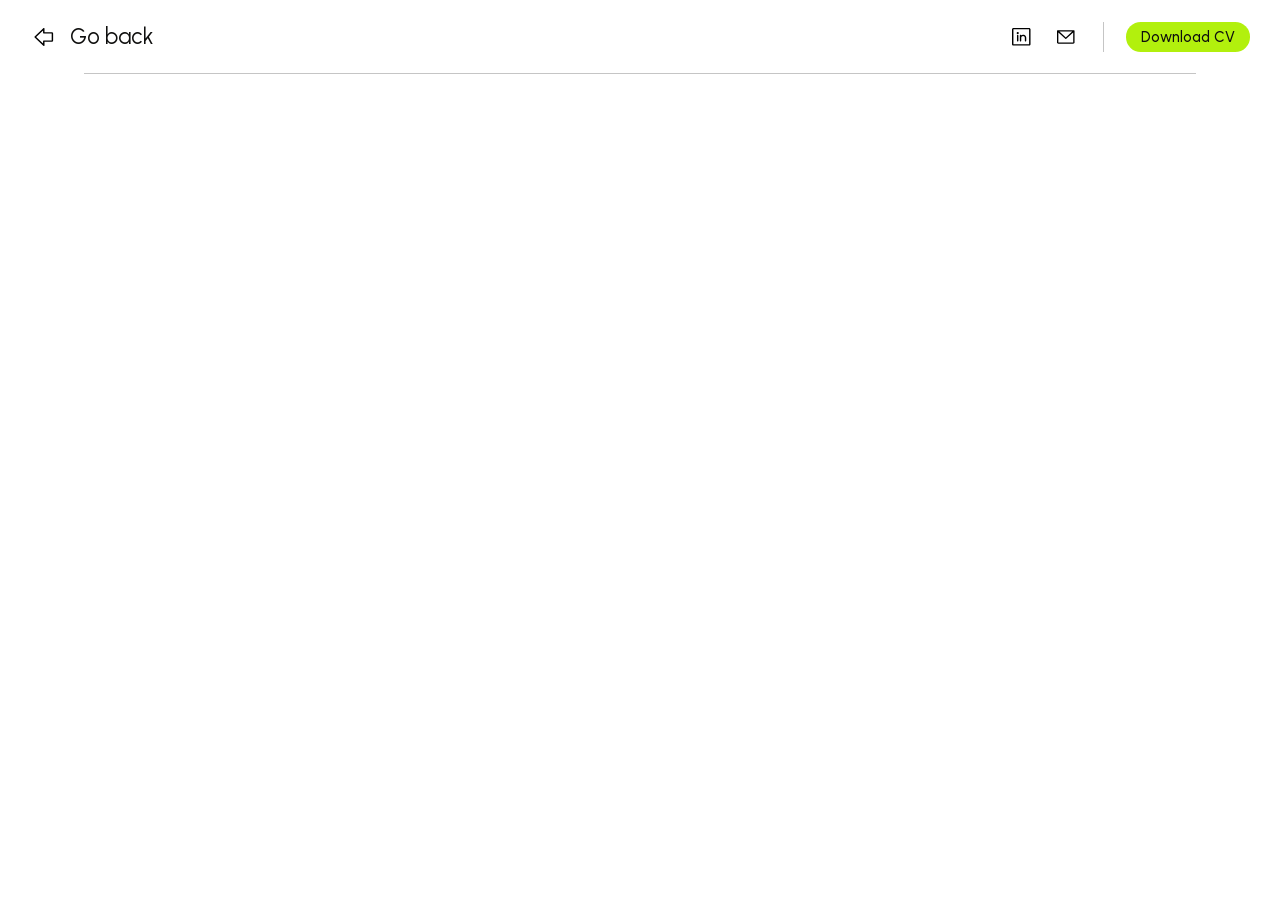
<file: pages/research.html>
<!DOCTYPE html>
<html lang="en">
<head>
    <meta charset="UTF-8">
    <meta name="viewport" content="width=device-width, initial-scale=1.0">
    <title>UX &amp; Research | Brayan Ramírez</title>
    <meta name="description" content="UX &amp; Research — portfolio of Brayan Ramírez, Product and Content Designer.">

    <link rel="preload" href="../assets/fonts/urbanist-variable-latin.woff2" as="font" type="font/woff2" crossorigin>
    <link rel="preload" href="../assets/fonts/rubik-vinyl-latin.woff2" as="font" type="font/woff2" crossorigin>

    <link rel="stylesheet" href="../styles/main.css">
</head>
<body class="page page--secondary">
    <div class="viewport-container">
        <div class="page-wrapper">
            <header class="site-header site-header--desktop">
                <div class="site-header__left">
                    <a class="site-header__back" href="../index.html">
                        <span class="site-header__back-icon">
                            <img class="site-header__back-img" src="../assets/icons/icon-arrow-left.svg" alt="" width="24" height="24">
                        </span>
                        <span class="site-header__back-text">Go back</span>
                    </a>
                </div>
                <div class="site-header__right">
                    <div class="site-header__social">
                        <a class="site-header__icon" href="https://www.linkedin.com/in/brayan-ram%C3%ADrez/" target="_blank" rel="noopener noreferrer">
                            <img class="site-header__icon-img" src="../assets/icons/icon-linkedin.svg" alt="Brayan Ramírez's LinkedIn profile (opens in a new tab)" width="20" height="20">
                        </a>
                        <a class="site-header__icon" href="mailto:martinezbrayanramirez28@gmail.com">
                            <img class="site-header__icon-img" src="../assets/icons/icon-email.svg" alt="Send an email to Brayan Ramírez" width="20" height="20">
                        </a>
                    </div>
                    <span class="site-header__divider" aria-hidden="true"></span>
                    <a class="btn btn--main btn--compact site-header__cta" href="../assets/docs/Brayan_Ramirez_Product_Designer_CV.pdf" download>Download CV</a>
                </div>
            </header>

            <header class="site-header site-header--mobile">
                <div class="site-header__left">
                    <a class="site-header__back" href="../index.html">
                        <span class="site-header__back-icon">
                            <img class="site-header__back-img" src="../assets/icons/icon-arrow-left.svg" alt="" width="24" height="24">
                        </span>
                        <span class="site-header__back-text">Go back</span>
                    </a>
                </div>
                <div class="site-header__right">
                    <a class="btn btn--main btn--compact site-header__cta" href="../assets/docs/Brayan_Ramirez_Product_Designer_CV.pdf" download>Download CV</a>
                    <span class="site-header__divider" aria-hidden="true"></span>
                    <div class="site-header__menu">
                        <button class="site-header__menu-toggle" type="button" aria-expanded="false" aria-controls="site-menu-dropdown" aria-label="Open navigation menu">
                            <svg class="site-header__menu-icon" viewBox="0 0 24 24" fill="none" aria-hidden="true">
                                <circle cx="5" cy="12" r="2" fill="currentColor"/>
                                <circle cx="12" cy="12" r="2" fill="currentColor"/>
                                <circle cx="19" cy="12" r="2" fill="currentColor"/>
                            </svg>
                        </button>
                        <nav class="site-header__menu-dropdown" id="site-menu-dropdown" aria-label="Portfolio sections">
                            <ul class="site-header__menu-list">
                                <li><a class="site-header__menu-link" href="about.html">About me</a></li>
                                <li><a class="site-header__menu-link" href="projects.html">Web projects</a></li>
                                <li><a class="site-header__menu-link" href="ecosystem.html">iOS &amp; Android</a></li>
                                <li><a class="site-header__menu-link" href="design.html">Design system</a></li>
                                <li><a class="site-header__menu-link" href="impact.html">Social Impact</a></li>
                                <li><a class="site-header__menu-link" href="research.html">UX &amp; Research</a></li>
                                <li><a class="site-header__menu-link" href="contact.html">Contact me</a></li>
                            </ul>
                        </nav>
                    </div>
                </div>
            </header>

            <main class="research"></main>
        </div>
    </div>

    <script src="../scripts/main.js"></script>
</body>
</html>
</file>
<file: styles/main.css>
*,
*::before,
*::after {
  margin: 0;
  padding: 0;
  border: 0;
  box-sizing: border-box;
}

html,
body {
  height: 100%;
}

ul,
ol {
  list-style: none;
}

a {
  text-decoration: none;
  color: inherit;
}

img,
svg {
  display: block;
  max-width: 100%;
}

button,
input,
textarea,
select {
  font: inherit;
  background: none;
}

@keyframes name-font-wave {
  0%, 46% {
    font-family: "Rubik Wet Paint";
  }
  50%, 96% {
    font-family: "Rubik Vinyl";
  }
  100% {
    font-family: "Rubik Wet Paint";
  }
}
@keyframes blob-pulse {
  0%, 100% {
    transform: translate(-50%, -50%) scale(1);
    opacity: 1;
  }
  20%, 80% {
    transform: translate(-50%, -50%) scale(1.08);
    opacity: 0.85;
  }
  40%, 60% {
    transform: translate(-50%, -50%) scale(1.15);
    opacity: 0.7;
  }
}
@keyframes avatar-reveal {
  from {
    opacity: 0;
  }
  to {
    opacity: 1;
  }
}
@font-face {
  font-family: "Urbanist";
  src: url("../assets/fonts/urbanist-variable-latin.woff2") format("woff2");
  font-weight: 100 900;
  font-display: swap;
}
@font-face {
  font-family: "Rubik Vinyl";
  src: url("../assets/fonts/rubik-vinyl-latin.woff2") format("woff2");
  font-weight: 400;
  font-display: swap;
}
@font-face {
  font-family: "Rubik Wet Paint";
  src: url("../assets/fonts/rubik-wet-paint-latin.woff2") format("woff2");
  font-weight: 400;
  font-display: swap;
}
@font-face {
  font-family: "Nura";
  src: url("../assets/fonts/nura.ttf") format("truetype");
  font-weight: 100 900;
  font-display: swap;
}
.page {
  --page-bg: #F8F8F1;
  background-color: var(--page-bg);
}
.page--secondary {
  --page-bg: #FFFFFF;
}
.page--secondary .viewport-container {
  height: auto;
  min-height: 100dvh;
  overflow: visible;
}
.page--secondary .page-wrapper {
  height: auto;
}

.mobile-break {
  display: none;
}
@media (max-width: 767px) {
  .mobile-break {
    display: inline;
  }
}

.btn {
  display: inline-flex;
  align-items: center;
  justify-content: center;
  font-family: "Urbanist", sans-serif;
  font-size: 16px;
  font-weight: 500;
  cursor: pointer;
  transition: background-color 150ms ease;
}
.btn--main {
  padding: 4px 16px;
  border: 2px solid transparent;
  border-radius: 16px;
  background-color: #B2F00D;
  color: #0F0F0E;
}
.btn--main:hover {
  border-color: #B2F00D;
  background-color: #96C123;
}
.btn--outline {
  padding: 4px 16px;
  border: 2px solid #B2F00D;
  border-radius: 16px;
  background-color: transparent;
  color: #0F0F0E;
}
.btn--outline:hover {
  background-color: #F8F8F1;
}
.btn--compact {
  flex-shrink: 0;
  width: 134px;
  height: 32px;
  white-space: nowrap;
}

.viewport-container {
  display: flex;
  justify-content: center;
  align-items: flex-start;
  width: 100%;
  height: 100dvh;
  overflow: hidden;
  background-color: var(--page-bg);
}

.page-wrapper {
  flex-shrink: 0;
  width: 1382px;
  height: 1016px;
  transform-origin: top center;
  transition: opacity 0.3s ease-out;
}
.page-wrapper--leaving {
  opacity: 0;
}
@media (max-width: 767px) {
  .page-wrapper {
    display: flex;
    flex-direction: column;
    width: 100%;
    height: 100dvh;
  }
}
@media (min-width: 768px) and (max-width: 1099px) and (orientation: portrait) {
  .page--home .page-wrapper {
    display: flex;
    flex-direction: column;
    width: 100%;
    height: 100dvh;
  }
}

.site-header {
  position: relative;
  display: flex;
  align-items: center;
  justify-content: space-between;
  height: 80px;
  padding: 0 32px;
  background-color: var(--page-bg);
}
.site-header::after {
  content: "";
  position: absolute;
  left: max(32px, 50% - 600px);
  right: max(32px, 50% - 600px);
  bottom: 0;
  height: 1px;
  background-color: #C5C5C5;
}
.site-header__left {
  display: flex;
  align-items: center;
  gap: 16px;
}
.site-header__back {
  display: flex;
  align-items: center;
  gap: 12px;
  font-family: "Urbanist", sans-serif;
  font-size: 24px;
  font-weight: 400;
  line-height: 1;
  color: #0F0F0E;
}
.site-header__back:hover .site-header__back-icon {
  background-color: #E5E5DF;
}
.site-header__back-icon {
  display: flex;
  align-items: center;
  justify-content: center;
  width: 32px;
  height: 32px;
  border-radius: 999px;
  transition: background-color 150ms ease;
}
.site-header__back-img {
  width: 24px;
  height: 24px;
}
.site-header__right {
  display: flex;
  align-items: center;
  gap: 24px;
}
.site-header__social {
  display: flex;
  align-items: center;
  gap: 16px;
}
.site-header__icon {
  display: flex;
  align-items: center;
  justify-content: center;
  width: 32px;
  height: 32px;
  border-radius: 16px;
  color: #0F0F0E;
  transition: background-color 150ms ease;
}
.site-header__icon:hover {
  background-color: #C5C5C5;
}
.site-header__icon-img {
  width: 20px;
  height: 20px;
}
.site-header__divider {
  width: 1px;
  height: 32px;
  background-color: #C5C5C5;
}
.site-header__menu {
  position: relative;
}
.site-header__menu-toggle {
  display: flex;
  align-items: center;
  justify-content: center;
  width: 32px;
  height: 32px;
  border-radius: 16px;
  color: #0F0F0E;
  cursor: pointer;
  transition: background-color 150ms ease;
}
.site-header__menu-toggle:hover, .site-header__menu-toggle[aria-expanded=true] {
  background-color: #C5C5C5;
}
.site-header__menu-icon {
  width: 20px;
  height: 20px;
}
.site-header__menu-dropdown {
  position: absolute;
  top: calc(100% + 16px);
  right: 0;
  z-index: 30;
  min-width: 200px;
  max-width: min(260px, 100vw - 64px);
  padding: 4px;
  border: 1px solid #C5C5C5;
  border-radius: 24px;
  background-color: #F8F8F1;
  box-shadow: 0 12px 32px rgba(15, 15, 14, 0.12);
  opacity: 0;
  visibility: hidden;
  transform: translateY(-8px);
  transition: opacity 0.3s ease-out, transform 0.3s ease-out, visibility 0.3s ease-out;
}
.site-header__menu-dropdown--open {
  opacity: 1;
  visibility: visible;
  transform: translateY(0);
}
.site-header__menu-list {
  display: flex;
  flex-direction: column;
}
.site-header__menu-link {
  display: block;
  padding: 10px 16px;
  border-radius: 16px;
  font-family: "Urbanist", sans-serif;
  font-size: 16px;
  font-weight: 500;
  color: #0F0F0E;
  transition: background-color 150ms ease, color 150ms ease;
}
@media (hover: hover) {
  .site-header__menu-link:hover {
    background-color: #C6B5F0;
  }
}
.site-header__menu-link:active {
  background-color: #C6B5F0;
}
.site-header--mobile {
  display: none;
}
@media (max-width: 767px) {
  .site-header--desktop {
    display: none;
  }
  .site-header--mobile {
    display: flex;
    flex-shrink: 0;
    height: 80px;
    padding: 0 24px;
  }
  .site-header--mobile::after {
    left: 24px;
    right: 24px;
  }
  .site-header--mobile .site-header__social {
    gap: 4px;
  }
  .site-header--mobile .site-header__icon {
    width: 28px;
    height: 28px;
  }
  .site-header--mobile .site-header__icon-img {
    width: 16px;
    height: 16px;
  }
  .site-header--mobile .site-header__right {
    gap: 12px;
  }
  .site-header--mobile .site-header__menu-icon {
    width: 16px;
    height: 16px;
  }
}
@media (min-width: 768px) and (max-width: 1099px) and (orientation: portrait) {
  .page--home .site-header--desktop {
    display: none;
  }
  .page--home .site-header--mobile {
    display: flex;
    flex-shrink: 0;
    height: 80px;
    padding: 0 24px;
  }
  .page--home .site-header--mobile::after {
    left: 24px;
    right: 24px;
  }
  .page--home .site-header--mobile .site-header__social {
    gap: 4px;
  }
  .page--home .site-header--mobile .site-header__icon {
    width: 28px;
    height: 28px;
  }
  .page--home .site-header--mobile .site-header__icon-img {
    width: 16px;
    height: 16px;
  }
  .page--home .site-header--mobile .site-header__right {
    gap: 12px;
  }
  .page--home .site-header--mobile .site-header__menu-icon {
    width: 16px;
    height: 16px;
  }
}

@media (max-width: 767px) {
  .site-header--minimal {
    flex-shrink: 0;
    padding: 0 24px;
  }
  .site-header--minimal::after {
    left: 24px;
    right: 24px;
  }
  .page--secondary .site-header--mobile .site-header__cta,
  .page--secondary .site-header--minimal .site-header__cta {
    display: none;
  }
  .page--secondary .site-header--mobile .site-header__back,
  .page--secondary .site-header--minimal .site-header__back {
    gap: 8px;
    margin-left: 4px;
    font-size: 20px;
  }
  .page--secondary .site-header--mobile .site-header__back-img,
  .page--secondary .site-header--minimal .site-header__back-img {
    width: 16px;
    height: 16px;
  }
}
@media (max-width: 767px) {
  .page--home {
    overflow: hidden;
  }
  .page--home .viewport-container {
    height: 100lvh;
  }
}
@media (min-width: 768px) and (max-width: 1099px) and (orientation: portrait) {
  .page--home {
    overflow: hidden;
  }
  .page--home .viewport-container {
    height: 100lvh;
  }
}
.hero {
  position: relative;
  display: flex;
  flex-direction: column;
  align-items: center;
  gap: 60px;
  width: 100%;
  padding-top: 32px;
}
.hero__title {
  position: relative;
  z-index: 1;
  display: flex;
  justify-content: center;
  gap: 24px;
  font-size: 64px;
  font-weight: 400;
  color: #0F0F0E;
  text-align: center;
}
.hero__word {
  display: flex;
  gap: 4px;
}
.hero__letter {
  display: inline-block;
  width: 47px;
  font-family: "Rubik Vinyl";
  text-align: center;
  animation: name-font-wave 16.3s steps(1) infinite;
  animation-delay: calc(var(--letter-index) * 0.6s);
}
.hero__letter--narrow {
  width: 30px;
}
.hero__letter--auto {
  width: auto;
  white-space: nowrap;
}
@media (max-width: 767px) {
  .hero {
    flex: 1;
    min-height: 0;
    gap: 24px;
    padding-top: 32px;
  }
  .hero__title {
    flex-direction: column;
    gap: 2px;
    font-size: clamp(40px, min(16vw, 8.5dvh), 64px);
    line-height: 1;
  }
}
@media (max-width: 767px) and (min-width: 768px) and (max-width: 1099px) and (orientation: portrait) {
  .hero__title {
    font-size: min(12vw, 7dvh);
  }
}
@media (max-width: 767px) {
  .hero__word {
    justify-content: center;
  }
  .hero__letter {
    width: 0.734em;
  }
  .hero__letter--narrow {
    width: 0.469em;
  }
}
@media (min-width: 768px) and (max-width: 1099px) and (orientation: portrait) {
  .page--home .hero {
    flex: 1;
    min-height: 0;
    gap: 24px;
    padding-top: 32px;
  }
  .page--home .hero__title {
    flex-direction: column;
    gap: 2px;
    font-size: clamp(40px, min(16vw, 8.5dvh), 64px);
    line-height: 1;
  }
}
@media (min-width: 768px) and (max-width: 1099px) and (orientation: portrait) and (min-width: 768px) and (max-width: 1099px) and (orientation: portrait) {
  .page--home .hero__title {
    font-size: min(12vw, 7dvh);
  }
}
@media (min-width: 768px) and (max-width: 1099px) and (orientation: portrait) {
  .page--home .hero__word {
    justify-content: center;
  }
  .page--home .hero__letter {
    width: 0.734em;
  }
  .page--home .hero__letter--narrow {
    width: 0.469em;
  }
}

.carousel {
  position: relative;
  flex-shrink: 0;
  width: 968px;
  height: 620px;
}
.carousel__blob-base {
  --ring-width: 2px;
  position: absolute;
  top: calc(100% - 100px);
  left: 50%;
  z-index: 0;
  width: 360px;
  height: 360px;
  border-radius: 999px;
  background: repeating-conic-gradient(rgba(198, 181, 240, 0.9) 0deg 2.25deg, transparent 2.25deg 4.5deg);
  -webkit-mask: radial-gradient(circle closest-side, transparent calc(100% - var(--ring-width)), #000 calc(100% - var(--ring-width)));
  mask: radial-gradient(circle closest-side, transparent calc(100% - var(--ring-width)), #000 calc(100% - var(--ring-width)));
  transform: translate(-50%, -50%);
  pointer-events: none;
}
.carousel__blob-pulse {
  position: absolute;
  top: calc(100% - 100px);
  left: 50%;
  z-index: 0;
  width: 268px;
  height: 270px;
  border-radius: 999px;
  background: radial-gradient(circle, rgba(198, 181, 240, 0.95) 0%, rgba(198, 181, 240, 0) 70%);
  transform: translate(-50%, -50%);
  animation: blob-pulse 0.45s linear infinite;
  pointer-events: none;
}
.carousel__track {
  position: absolute;
  inset: 0;
}
.carousel__card {
  position: absolute;
  left: 50%;
  bottom: 121px;
  z-index: var(--z, 1);
  width: 220px;
  height: 260px;
  margin-left: -110px;
  border-radius: 16px;
  background-color: #0B4650;
  overflow: hidden;
  transform-origin: center bottom;
  transform: rotate(var(--rotation, 0deg)) translate(var(--shift, 0px), calc(-212px - var(--lift, 0px)));
  transition: transform 1.1s cubic-bezier(0.34, 1.56, 0.64, 1), width 1.1s cubic-bezier(0.34, 1.56, 0.64, 1), height 1.1s cubic-bezier(0.34, 1.56, 0.64, 1), margin-left 1.1s cubic-bezier(0.34, 1.56, 0.64, 1), bottom 1.1s cubic-bezier(0.34, 1.56, 0.64, 1);
  cursor: pointer;
}
.carousel__card--no-transition {
  transition: none;
}
.carousel__card--active {
  width: 258px;
  height: 300px;
  margin-left: -129px;
  bottom: 108px;
}
.carousel__card--active:hover {
  outline: 3px solid #B2F00D;
  outline-offset: 0;
}
.carousel__card-illustration {
  position: absolute;
  inset: 0;
  width: 100%;
  height: 100%;
  -o-object-fit: cover;
     object-fit: cover;
  pointer-events: none;
}
.carousel__arrow {
  position: absolute;
  top: 173px;
  z-index: 20;
  display: flex;
  align-items: center;
  justify-content: center;
  width: 60px;
  height: 60px;
  padding: 10px;
  border-radius: 999px;
  background-color: #0F0F0E;
  color: #F8F8F1;
  transform: translateY(-50%);
  cursor: pointer;
  transition: background-color 150ms ease, width 150ms ease, height 150ms ease, padding 150ms ease;
}
.carousel__arrow--prev {
  left: -60px;
}
.carousel__arrow--next {
  right: -60px;
}
@media (hover: hover) {
  .carousel__arrow:hover {
    width: 70px;
    height: 70px;
    padding: 11.667px;
    background-color: #0B4650;
  }
}
.carousel__arrow:active {
  width: 70px;
  height: 70px;
  padding: 11.667px;
  background-color: #0B4650;
}
.carousel__arrow-icon {
  width: 24px;
  height: 24px;
  transition: width 150ms ease, height 150ms ease;
}
@media (hover: hover) {
  .carousel__arrow:hover .carousel__arrow-icon {
    width: 28px;
    height: 28px;
  }
}
.carousel__arrow:active .carousel__arrow-icon {
  width: 28px;
  height: 28px;
}
.carousel__label {
  position: absolute;
  top: 273px;
  left: 50%;
  z-index: 15;
  padding: 5px 24px;
  border-radius: 999px;
  font-size: 24px;
  opacity: 1;
  transform: translateX(-50%);
  transition: opacity 0.3s ease-out;
}
.carousel__label--hidden {
  opacity: 0;
}
.carousel:has(.carousel__label:hover) .carousel__card--active {
  outline: 3px solid #B2F00D;
  outline-offset: 0;
}
.carousel:has(.carousel__card--active:hover) .carousel__label {
  border-color: #B2F00D;
  background-color: #96C123;
}
@media (max-width: 767px) {
  .carousel {
    flex: 1;
    min-height: 0;
    width: 100%;
    height: auto;
    container-type: size;
  }
}
@media (max-width: 767px) and (min-width: 768px) and (max-width: 1099px) and (orientation: portrait) {
  .carousel {
    --u-max: 8px;
  }
}
@media (max-width: 767px) {
  .carousel__blob-base, .carousel__blob-pulse {
    top: calc(100% + calc(6 * min(1cqw, var(--u-max, 4px), 0.78125cqh)));
  }
  .carousel__blob-base {
    --ring-width: 3px;
    width: calc(86 * min(1cqw, var(--u-max, 4px), 0.78125cqh));
    height: calc(86 * min(1cqw, var(--u-max, 4px), 0.78125cqh));
  }
  .carousel__blob-pulse {
    width: calc(77 * min(1cqw, var(--u-max, 4px), 0.78125cqh));
    height: calc(77 * min(1cqw, var(--u-max, 4px), 0.78125cqh));
  }
  .carousel__card {
    bottom: calc(-3 * min(1cqw, var(--u-max, 4px), 0.78125cqh));
    width: calc(55 * min(1cqw, var(--u-max, 4px), 0.78125cqh));
    height: calc(65 * min(1cqw, var(--u-max, 4px), 0.78125cqh));
    margin-left: 0;
    transform: translateX(-50%) rotate(var(--rotation, 0deg)) translateY(calc(-54 * min(1cqw, var(--u-max, 4px), 0.78125cqh)));
  }
  .carousel__card--active {
    bottom: calc(8 * min(1cqw, var(--u-max, 4px), 0.78125cqh));
    width: calc(64.5 * min(1cqw, var(--u-max, 4px), 0.78125cqh));
    height: calc(79.5 * min(1cqw, var(--u-max, 4px), 0.78125cqh));
    margin-left: 0;
    transform: translateX(-50%) translateY(calc(-38 * min(1cqw, var(--u-max, 4px), 0.78125cqh)));
  }
  .carousel__arrow {
    top: auto;
    bottom: calc(6 * min(1cqw, var(--u-max, 4px), 0.78125cqh));
    left: calc(50% - calc(34 * min(1cqw, var(--u-max, 4px), 0.78125cqh)));
    right: calc(50% - calc(34 * min(1cqw, var(--u-max, 4px), 0.78125cqh)));
    width: calc(15 * min(1cqw, var(--u-max, 4px), 0.78125cqh));
    height: calc(15 * min(1cqw, var(--u-max, 4px), 0.78125cqh));
    min-width: 48px;
    min-height: 48px;
    padding: 0;
    transform: none;
  }
  .carousel__arrow--prev {
    right: auto;
  }
  .carousel__arrow--next {
    left: auto;
  }
}
@media (max-width: 767px) and (hover: hover) {
  .carousel__arrow:hover {
    width: calc(16.5 * min(1cqw, var(--u-max, 4px), 0.78125cqh));
    height: calc(16.5 * min(1cqw, var(--u-max, 4px), 0.78125cqh));
    padding: 0;
  }
}
@media (max-width: 767px) {
  .carousel__arrow:active {
    width: calc(16.5 * min(1cqw, var(--u-max, 4px), 0.78125cqh));
    height: calc(16.5 * min(1cqw, var(--u-max, 4px), 0.78125cqh));
    padding: 0;
  }
  .carousel__label {
    top: auto;
    bottom: calc(calc(46 * min(1cqw, var(--u-max, 4px), 0.78125cqh)) + 4px);
    padding: 6px 16px;
    transform: translate(-50%, 50%);
  }
}
@media (min-width: 768px) and (max-width: 1099px) and (orientation: portrait) {
  .page--home .carousel {
    flex: 1;
    min-height: 0;
    width: 100%;
    height: auto;
    container-type: size;
  }
}
@media (min-width: 768px) and (max-width: 1099px) and (orientation: portrait) and (min-width: 768px) and (max-width: 1099px) and (orientation: portrait) {
  .page--home .carousel {
    --u-max: 8px;
  }
}
@media (min-width: 768px) and (max-width: 1099px) and (orientation: portrait) {
  .page--home .carousel__blob-base, .page--home .carousel__blob-pulse {
    top: calc(100% + calc(6 * min(1cqw, var(--u-max, 4px), 0.78125cqh)));
  }
  .page--home .carousel__blob-base {
    --ring-width: 3px;
    width: calc(86 * min(1cqw, var(--u-max, 4px), 0.78125cqh));
    height: calc(86 * min(1cqw, var(--u-max, 4px), 0.78125cqh));
  }
  .page--home .carousel__blob-pulse {
    width: calc(77 * min(1cqw, var(--u-max, 4px), 0.78125cqh));
    height: calc(77 * min(1cqw, var(--u-max, 4px), 0.78125cqh));
  }
  .page--home .carousel__card {
    bottom: calc(-3 * min(1cqw, var(--u-max, 4px), 0.78125cqh));
    width: calc(55 * min(1cqw, var(--u-max, 4px), 0.78125cqh));
    height: calc(65 * min(1cqw, var(--u-max, 4px), 0.78125cqh));
    margin-left: 0;
    transform: translateX(-50%) rotate(var(--rotation, 0deg)) translateY(calc(-54 * min(1cqw, var(--u-max, 4px), 0.78125cqh)));
  }
  .page--home .carousel__card--active {
    bottom: calc(8 * min(1cqw, var(--u-max, 4px), 0.78125cqh));
    width: calc(64.5 * min(1cqw, var(--u-max, 4px), 0.78125cqh));
    height: calc(79.5 * min(1cqw, var(--u-max, 4px), 0.78125cqh));
    margin-left: 0;
    transform: translateX(-50%) translateY(calc(-38 * min(1cqw, var(--u-max, 4px), 0.78125cqh)));
  }
  .page--home .carousel__arrow {
    top: auto;
    bottom: calc(6 * min(1cqw, var(--u-max, 4px), 0.78125cqh));
    left: calc(50% - calc(34 * min(1cqw, var(--u-max, 4px), 0.78125cqh)));
    right: calc(50% - calc(34 * min(1cqw, var(--u-max, 4px), 0.78125cqh)));
    width: calc(15 * min(1cqw, var(--u-max, 4px), 0.78125cqh));
    height: calc(15 * min(1cqw, var(--u-max, 4px), 0.78125cqh));
    min-width: 48px;
    min-height: 48px;
    padding: 0;
    transform: none;
  }
  .page--home .carousel__arrow--prev {
    right: auto;
  }
  .page--home .carousel__arrow--next {
    left: auto;
  }
}
@media (min-width: 768px) and (max-width: 1099px) and (orientation: portrait) and (hover: hover) {
  .page--home .carousel__arrow:hover {
    width: calc(16.5 * min(1cqw, var(--u-max, 4px), 0.78125cqh));
    height: calc(16.5 * min(1cqw, var(--u-max, 4px), 0.78125cqh));
    padding: 0;
  }
}
@media (min-width: 768px) and (max-width: 1099px) and (orientation: portrait) {
  .page--home .carousel__arrow:active {
    width: calc(16.5 * min(1cqw, var(--u-max, 4px), 0.78125cqh));
    height: calc(16.5 * min(1cqw, var(--u-max, 4px), 0.78125cqh));
    padding: 0;
  }
  .page--home .carousel__label {
    top: auto;
    bottom: calc(calc(46 * min(1cqw, var(--u-max, 4px), 0.78125cqh)) + 4px);
    padding: 6px 16px;
    transform: translate(-50%, 50%);
  }
}

.about {
  padding: 30px 80px 48px;
}

.about-hero {
  display: flex;
  align-items: center;
  justify-content: center;
  gap: 80px;
  height: 500px;
}
.about-hero__avatar {
  position: relative;
  flex-shrink: 0;
  width: 189.22px;
  height: 189.22px;
  border-radius: 999px;
  overflow: hidden;
}
.about-hero__picture {
  display: block;
  width: 100%;
  height: 100%;
}
.about-hero__avatar-img {
  display: block;
  width: 100%;
  height: 100%;
  -o-object-fit: cover;
     object-fit: cover;
  transform: scale(1.12);
}
.about-hero__avatar-photo {
  position: absolute;
  inset: 0;
  width: 100%;
  height: 100%;
  opacity: 0;
  animation: avatar-reveal 1.6s ease-in-out 2s forwards;
}
@media (prefers-reduced-motion: reduce) {
  .about-hero__avatar-photo {
    opacity: 1;
    animation: none;
  }
}
.about-hero__content {
  display: flex;
  flex-direction: column;
  gap: 40px;
  width: 764px;
}
.about-hero__intro {
  display: flex;
  flex-direction: column;
  gap: 24px;
}
.about-hero__title {
  font-family: "Rubik Vinyl";
  font-size: 58px;
  font-weight: 400;
  color: #0F0F0E;
}
.about-hero__text {
  font-family: "Urbanist", sans-serif;
  font-size: 20px;
  line-height: 32px;
  color: #0F0F0E;
}
.about-hero__actions {
  display: flex;
  gap: 16px;
}

.footprint {
  height: 572px;
  margin-top: 32px;
  padding: 24px;
  border: 1px solid #C5C5C5;
  border-radius: 16px;
}
.footprint__header {
  display: flex;
  flex-direction: column;
  gap: 5px;
  padding: 3px 0 31px;
  border-bottom: 1px solid #C5C5C5;
}
.footprint__title {
  font-family: "Nura", sans-serif;
  font-size: 24px;
  font-weight: 400;
  line-height: 1.2;
  color: #0F0F0E;
}
.footprint__subtitle {
  font-family: "Urbanist", sans-serif;
  font-size: 16px;
  line-height: 1.4;
  color: #606060;
}
.footprint__body {
  display: flex;
  align-items: flex-start;
  padding-top: 66px;
}
.footprint__map {
  flex-shrink: 0;
  width: 814px;
  height: auto;
  margin-left: 6px;
}

.languages {
  display: flex;
  flex-direction: column;
  gap: 20px;
  width: 217px;
  margin: 25px 16px 0 auto;
  padding: 24px 24px 32px;
  border: 1px solid #B2F00D;
  border-radius: 16px;
  background-color: #FBFFF1;
  font-family: "Urbanist", sans-serif;
}
.languages__intro {
  display: flex;
  flex-direction: column;
  gap: 8px;
  padding-bottom: 16px;
  border-bottom: 1px solid #B2F00D;
}
.languages__title {
  font-size: 20px;
  font-weight: 500;
  line-height: 1.2;
  color: #606060;
}
.languages__subtitle {
  font-size: 14px;
  line-height: 20px;
  color: #606060;
}
.languages__list {
  display: flex;
  flex-direction: column;
  gap: 20px;
}
.languages__item {
  display: flex;
  align-items: center;
  gap: 6px;
  height: 24px;
  font-size: 14px;
}
.languages__flag {
  width: 26px;
  height: auto;
  margin: 0 10px 0 3px;
}
.languages__name {
  color: #606060;
}
.languages__level {
  color: #B0B0B0;
}

.experience {
  margin-top: 48px;
  padding: 32px;
  border: 1px solid #C5C5C5;
  border-radius: 16px;
}
.experience__title {
  font-family: "Nura", sans-serif;
  font-size: 24px;
  font-weight: 400;
  line-height: 1.2;
  color: #0F0F0E;
  padding: 2px 0 23px;
  border-bottom: 1px solid #C5C5C5;
}
.experience__toggle {
  display: flex;
  gap: 10px;
  height: 44px;
  margin: 24px auto 0;
  padding: 0 14px;
  border-radius: 999px;
  font-size: 24px;
}
.experience__toggle-icon {
  width: 24px;
  height: 24px;
  transition: transform 150ms ease;
}
[aria-expanded=true] > .experience__toggle-icon {
  transform: rotate(180deg);
}

.job {
  position: relative;
  display: flex;
  align-items: center;
  gap: 16px;
  padding: 31px 0;
}
.job:first-child {
  padding-top: 23px;
}
.job[hidden] {
  display: none;
}
.job::after {
  content: "";
  position: absolute;
  left: 77px;
  right: 0;
  bottom: 0;
  height: 1px;
  background-color: #C5C5C5;
}
.job__logo {
  display: flex;
  align-items: center;
  justify-content: center;
  align-self: flex-start;
  flex-shrink: 0;
  width: 56px;
  height: 56px;
}
.job__logo-img {
  max-width: none;
}
.job__info {
  flex-shrink: 0;
  width: 185px;
  font-family: "Urbanist", sans-serif;
  color: #0F0F0E;
}
.job__company {
  font-size: 16px;
  font-weight: 600;
  line-height: 20px;
}
.job__role {
  font-size: 16px;
  line-height: 20px;
}
.job__dates {
  display: flex;
  gap: 10px;
  margin-top: 14px;
  font-size: 14px;
  line-height: 20px;
  color: #606060;
}
.job__desc {
  font-family: "Urbanist", sans-serif;
  font-size: 14px;
  line-height: 20px;
  color: #606060;
}

.timeline {
  position: relative;
  display: flex;
  align-self: flex-start;
  margin-top: 18px;
  padding-top: 17px;
}
.timeline::before {
  content: "";
  position: absolute;
  top: 6.25px;
  left: 0;
  right: 0;
  height: 1.5px;
  background-color: #C6B5F0;
}
.timeline::after {
  content: "";
  position: absolute;
  top: 1.5px;
  right: -2px;
  border-top: 5.5px solid transparent;
  border-bottom: 5.5px solid transparent;
  border-right: 10.5px solid #C6B5F0;
}
.timeline__item {
  position: relative;
  display: flex;
  flex-direction: column;
  align-items: center;
  width: 146px;
  font-family: "Urbanist", sans-serif;
  text-align: center;
  white-space: nowrap;
}
.timeline__item::before {
  content: "";
  position: absolute;
  top: -17px;
  left: 50%;
  width: 14px;
  height: 14px;
  margin-left: -7px;
  border-radius: 999px;
  background-color: #F9CBFF;
}
.timeline__role {
  font-size: 14px;
  line-height: 20px;
  color: #606060;
}
.timeline__dates {
  display: flex;
  gap: 5px;
  font-size: 12px;
  line-height: 16px;
  color: #B0B0B0;
}

.about-grid {
  display: grid;
  grid-template-columns: repeat(3, 1fr);
  align-items: start;
  gap: 48px;
  margin-top: 48px;
}

.info-card {
  padding: 24px;
  border: 1px solid #C5C5C5;
  border-radius: 16px;
}
.info-card__title {
  font-family: "Nura", sans-serif;
  font-size: 24px;
  font-weight: 400;
  line-height: 1.2;
  color: #0F0F0E;
  padding: 3px 0 22px;
  border-bottom: 1px solid #C5C5C5;
}

.entry {
  position: relative;
  display: flex;
  align-items: flex-start;
  gap: 24px;
  padding: 23px 0;
  font-family: "Urbanist", sans-serif;
  color: #606060;
}
.entry:last-child {
  padding-bottom: 7px;
}
.entry:not(:last-child)::after {
  content: "";
  position: absolute;
  left: 87px;
  right: 0;
  bottom: 0;
  height: 1px;
  background-color: #C5C5C5;
}
.entry__logo {
  flex-shrink: 0;
  width: 56px;
  height: 56px;
}
.entry__body {
  flex: 1;
  min-width: 0;
}
.entry__name {
  font-size: 16px;
  font-weight: 500;
  line-height: 20px;
}
.entry__subject {
  font-size: 16px;
  line-height: 20px;
}
.entry__dates {
  display: flex;
  gap: 10px;
  margin-top: 12px;
  font-size: 14px;
  line-height: 20px;
}
.entry__sub {
  position: relative;
  margin-top: 22px;
}
.entry__sub::before {
  content: "";
  position: absolute;
  top: 2px;
  left: -57.5px;
  width: 11px;
  height: 11px;
  border-radius: 999px;
  background-color: #C6B5F0;
}
.entry__sub::after {
  content: "";
  position: absolute;
  top: -58px;
  left: -52.75px;
  width: 1.5px;
  height: 62px;
  background-color: #C6B5F0;
}

.skills {
  padding-bottom: 32px;
}
.skills__group {
  padding-top: 24px;
}
.skills__group + .skills__group {
  padding-top: 30px;
}
.skills__heading {
  margin-bottom: 16px;
  font-family: "Urbanist", sans-serif;
  font-size: 16px;
  font-weight: 600;
  line-height: 20px;
  color: #606060;
}
.skills__list {
  display: flex;
  flex-direction: column;
  gap: 8px;
}

.skill {
  display: flex;
  align-items: center;
  gap: 8px;
  font-family: "Urbanist", sans-serif;
  font-size: 14px;
  line-height: 20px;
  color: #606060;
}
.skill__icon {
  flex-shrink: 0;
  width: 32px;
  height: 32px;
}

@media (max-width: 767px) {
  .about {
    flex: 1;
    min-height: 0;
    overflow-y: auto;
    padding: 25px 24px 32px;
  }
  .about-hero {
    flex-direction: column;
    align-items: center;
    gap: 0;
    height: auto;
    text-align: center;
  }
  .about-hero__content, .about-hero__intro {
    display: contents;
  }
  .about-hero__title {
    order: 1;
    font-size: 36px;
  }
  .about-hero__avatar {
    order: 2;
    width: 160px;
    height: 160px;
    margin-top: 32px;
  }
  .about-hero__text {
    order: 3;
    margin-top: 26px;
    font-size: 14px;
    line-height: 20px;
  }
  .about-hero__actions {
    order: 4;
    justify-content: center;
    gap: 8px;
    margin-top: 39px;
  }
  .footprint,
  .experience,
  .info-card {
    margin-top: 24px;
    padding: 14px 16px 16px;
  }
  .footprint {
    height: auto;
    padding-top: 21px;
    padding-bottom: 20px;
  }
  .footprint__header {
    gap: 9px;
    padding: 0 0 16px;
  }
  .footprint__title {
    font-size: 16px;
  }
  .footprint__subtitle {
    font-size: 14px;
    line-height: 20px;
  }
  .footprint__body {
    flex-direction: column;
    align-items: center;
    gap: 22px;
    padding-top: 19px;
  }
  .footprint__map {
    width: 100%;
    aspect-ratio: 308/129;
    margin-left: 0;
  }
  .languages {
    gap: 22px;
    width: 182px;
    margin: 0;
    padding: 18px 16px 23px;
  }
  .languages__intro {
    gap: 4px;
    padding-bottom: 14px;
  }
  .languages__title {
    font-size: 14px;
  }
  .languages__subtitle {
    font-size: 12px;
    line-height: 18px;
  }
  .languages__item {
    gap: 4px;
    height: 16px;
    font-size: 12px;
  }
  .languages__flag {
    width: 22px;
    margin: 0 12px 0 4px;
  }
  .experience__title,
  .info-card__title {
    padding: 4px 0 15px;
    font-size: 16px;
  }
  .experience {
    padding-bottom: 12px;
  }
  .experience__toggle {
    gap: 6px;
    width: 134px;
    height: 32px;
    margin-top: 16px;
    padding: 0;
    font-size: 16px;
  }
  .experience__toggle-icon {
    width: 20px;
    height: 20px;
  }
  .job {
    align-items: flex-start;
    padding: 18px 0 17px;
  }
  .job:first-child {
    padding-top: 18px;
  }
  .job::after {
    left: 44px;
  }
  .job__logo {
    width: 28px;
    height: 28px;
  }
  .job__logo-img {
    width: auto;
    height: auto;
    max-width: 100%;
    max-height: 100%;
  }
  .job__info {
    flex: 1;
    width: auto;
  }
  .job__company, .job__role {
    font-size: 14px;
    line-height: 19px;
  }
  .job__dates {
    margin-top: 7px;
    font-size: 12px;
    line-height: 16px;
  }
  .job__desc {
    display: none;
  }
  .timeline {
    display: none;
  }
  .about-grid {
    grid-template-columns: 1fr;
    gap: 0;
    margin-top: 0;
  }
  .entry {
    gap: 16px;
    padding: 17px 0 18px;
    color: #0F0F0E;
  }
  .entry:last-child {
    padding-bottom: 0;
  }
  .entry:not(:last-child)::after {
    left: 44px;
  }
  .entry__logo {
    width: 28px;
    height: 28px;
  }
  .entry__name {
    font-size: 14px;
    font-weight: 600;
    line-height: 19px;
  }
  .entry__subject {
    font-size: 14px;
    line-height: 19px;
  }
  .entry__dates {
    margin-top: 8px;
    font-size: 12px;
    line-height: 16px;
    color: #606060;
  }
  .entry__sub {
    margin-top: 17px;
  }
  .entry__sub::before {
    top: 5px;
    left: -33px;
    width: 6px;
    height: 6px;
  }
  .entry__sub::after {
    top: -51px;
    left: -30.5px;
    width: 1px;
    height: 59px;
  }
  .skills {
    padding-bottom: 10px;
  }
  .skills__group {
    padding-top: 17px;
  }
  .skills__group + .skills__group {
    padding-top: 32px;
  }
  .skills__heading {
    margin-bottom: 8px;
    font-size: 14px;
  }
  .skills__list {
    gap: 4px;
  }
  .skill {
    white-space: nowrap;
  }
}
.page--contact .viewport-container {
  background: linear-gradient(to right, var(--page-bg) 71.0564399421%, #F8F8F1 0);
}

.contact {
  display: flex;
  height: 688px;
}
.contact__main {
  display: flex;
  flex-direction: column;
  align-items: center;
  justify-content: center;
  flex-shrink: 0;
  gap: 40px;
  width: 982px;
  text-align: center;
}
.contact__intro {
  display: flex;
  flex-direction: column;
  align-items: center;
  gap: 24px;
  width: 764px;
}
.contact__eyebrow {
  font-family: "Urbanist", sans-serif;
  font-size: 24px;
  font-weight: 500;
  line-height: 29px;
  color: #0F0F0E;
}
.contact__title {
  font-family: "Rubik Vinyl";
  font-size: 58px;
  font-weight: 400;
  line-height: 1.2;
  color: #0F0F0E;
}
.contact__actions {
  display: flex;
  gap: 16px;
}
.contact__btn {
  gap: 12px;
  height: 49px;
  padding: 0 24px;
  border-radius: 999px;
  font-size: 24px;
  font-weight: 400;
  white-space: nowrap;
}
.contact__btn-icon {
  width: 24px;
  height: 24px;
}
.contact__aside {
  display: flex;
  flex-direction: column;
  align-items: center;
  justify-content: center;
  gap: 32px;
  width: 400px;
  background-color: #F8F8F1;
}
.contact__illustration {
  width: 160px;
  height: 160px;
}

.open-for {
  width: 320px;
  padding: 24px 24px 30px;
  border-radius: 16px;
  background-color: #FFFFFF;
  font-family: "Urbanist", sans-serif;
}
.open-for__title {
  font-family: "Nura", sans-serif;
  font-size: 20px;
  font-weight: 400;
  line-height: 1.2;
  color: #0F0F0E;
  margin-bottom: 16px;
  padding: 3px 0 16px;
  border-bottom: 1px solid #C5C5C5;
}
.open-for__heading {
  margin-bottom: 12px;
  font-size: 16px;
  font-weight: 500;
  line-height: 20px;
  color: #606060;
}
.open-for__list {
  display: flex;
  flex-direction: column;
  gap: 8px;
}
.open-for__list + .open-for__heading {
  margin-top: 17px;
}
.open-for__item {
  display: flex;
  align-items: center;
  gap: 8px;
  font-size: 16px;
  line-height: 21px;
  color: #606060;
}
.open-for__check {
  flex-shrink: 0;
  width: 20px;
  height: 20px;
  color: #0B4650;
}

@media (min-width: 768px) and (max-width: 991.98px) {
  .page--contact .page-wrapper {
    width: 100%;
  }
  .page--contact .viewport-container {
    background: var(--page-bg);
  }
  .contact {
    flex-direction: column;
    height: auto;
    min-height: calc(100dvh - 80px);
  }
  .contact__main {
    width: 100%;
    padding: 72px 48px 56px;
  }
  .contact__intro {
    width: 100%;
  }
  .contact__title {
    font-size: 48px;
  }
  .contact__aside {
    flex: 1 0 auto;
    flex-direction: row;
    gap: 48px;
    width: auto;
    margin: 0 48px 48px;
    padding: 48px;
  }
  .contact__illustration {
    flex-shrink: 0;
  }
  .open-for {
    flex-shrink: 0;
  }
}
@media (max-width: 767px) {
  .page--contact .viewport-container {
    background: var(--page-bg);
  }
  .page--contact .page-wrapper {
    min-height: 100dvh;
  }
  .contact {
    flex: 1;
    flex-direction: column;
    min-height: 0;
    height: auto;
    overflow-y: auto;
  }
  .contact__main {
    gap: 34px;
    width: 100%;
    padding: 25px 24px 0;
  }
  .contact__intro {
    width: 100%;
  }
  .contact__title {
    font-size: 36px;
    line-height: 45px;
  }
  .contact__actions {
    gap: 8px;
  }
  .contact__btn {
    gap: 0;
    width: 134px;
    height: 32px;
    padding: 0;
    border-radius: 16px;
    font-size: 16px;
  }
  .contact__btn-icon {
    display: none;
  }
  .contact__aside {
    flex: 1 0 auto;
    justify-content: flex-start;
    width: auto;
    margin: 40px 24px 0;
    padding: 32px 40px;
  }
  .contact__illustration {
    flex-shrink: 0;
  }
  .open-for {
    flex-shrink: 0;
    width: 100%;
    padding: 14px 16px;
  }
  .open-for__title {
    font-size: 16px;
  }
  .open-for__heading {
    margin-bottom: 8px;
  }
  .open-for__item {
    font-size: 14px;
    line-height: 20px;
  }
}
.design {
  display: flex;
  flex-direction: column;
  align-items: center;
  justify-content: center;
  gap: 44px;
  height: 688px;
}
.design__title {
  font-family: "Urbanist", sans-serif;
  font-size: 32px;
  font-weight: 500;
  line-height: 1.2;
  color: #0F0F0E;
}
.design__list {
  display: flex;
  gap: 40px;
}

.ds-card {
  display: flex;
  flex-direction: column;
  width: 444px;
  border: 1px solid #B0B0B0;
  border-radius: 12px;
  background-color: #FFFFFF;
  overflow: hidden;
}
.ds-card__banner {
  display: flex;
  align-items: center;
  height: 140px;
  padding: 0 16px;
}
.ds-card__banner--moffin {
  background-color: #143054;
}
.ds-card__banner--clara {
  background-color: #262628;
}
.ds-card__logo {
  width: 80px;
  height: 80px;
}
.ds-card__body {
  display: flex;
  flex-direction: column;
  padding: 24px;
}
.ds-card__title {
  font-family: "Urbanist", sans-serif;
  font-size: 24px;
  font-weight: 600;
  line-height: 1.2;
  color: #0F0F0E;
}
.ds-card__text {
  margin-top: 12px;
  font-family: "Urbanist", sans-serif;
  font-size: 14px;
  line-height: 20px;
  color: #0F0F0E;
}
.ds-card__btn {
  height: 32px;
  margin-top: 40px;
  border-radius: 999px;
}

@media (max-width: 767px) {
  .design {
    flex: 1;
    justify-content: flex-start;
    gap: 24px;
    min-height: 0;
    height: auto;
    padding: 25px 24px 32px;
    overflow-y: auto;
  }
  .design__title {
    font-size: 24px;
  }
  .design__list {
    flex-direction: column;
    gap: 24px;
    width: 100%;
  }
  .ds-card {
    width: 100%;
  }
  .ds-card__banner {
    height: 104px;
  }
  .ds-card__logo {
    width: 64px;
    height: 64px;
  }
  .ds-card__btn {
    margin-top: 32px;
  }
}
@keyframes moffin-logo-swap {
  0%, 27.27% {
    background-color: #143054;
    color: #FFFFFF;
    animation-timing-function: cubic-bezier(0.7, -0.4, 0.4, 1.4);
  }
  50%, 77.27% {
    background-color: #FFFFFF;
    color: #143054;
    animation-timing-function: cubic-bezier(0.7, -0.4, 0.4, 1.4);
  }
  100% {
    background-color: #143054;
    color: #FFFFFF;
  }
}
.moffin {
  padding: 60px 80px 72px;
}

.moffin-hero {
  display: flex;
  flex-direction: column;
  align-items: center;
  text-align: center;
}
.moffin-hero__logo {
  display: flex;
  align-items: center;
  justify-content: center;
  width: 200px;
  height: 200px;
  border: 1px solid #143054;
  border-radius: 999px;
  background-color: #143054;
  color: #FFFFFF;
  box-shadow: 0 4px 8px rgba(15, 15, 14, 0.2);
  animation: moffin-logo-swap 4.4s infinite;
}
@media (prefers-reduced-motion: reduce) {
  .moffin-hero__logo {
    animation: none;
  }
}
.moffin-hero__logo-img {
  width: 138px;
  height: 138px;
}
.moffin-hero__title {
  margin-top: 24px;
  font-family: "Urbanist", sans-serif;
  font-size: 64px;
  font-weight: 500;
  line-height: 1.2;
  color: #0F0F0E;
}
.moffin-hero__subtitle {
  margin-top: 8px;
  font-family: "Urbanist", sans-serif;
  font-size: 40px;
  line-height: 1.2;
  color: #606060;
}

.moffin-section {
  margin-top: 60px;
}
.moffin-section + .moffin-section {
  margin-top: 120px;
}
.moffin-section__title {
  margin-bottom: 24px;
  font-family: "Urbanist", sans-serif;
  font-size: 40px;
  font-weight: 600;
  line-height: 1.2;
  color: #0F0F0E;
}
.moffin-section__stack {
  display: flex;
  flex-direction: column;
  gap: 48px;
  margin-bottom: 48px;
}
.moffin-section__columns {
  display: grid;
  grid-template-columns: repeat(2, minmax(0, 1fr));
  align-items: start;
  gap: 24px;
}
.moffin-section__column {
  display: flex;
  flex-direction: column;
  gap: 24px;
}

.ds-panel {
  --panel-title: #0F0F0E;
  --panel-text: #606060;
  --panel-divider: #C5C5C5;
  padding: 24px;
  border: 1px solid #C5C5C5;
  border-radius: 12px;
  background-color: #FFFFFF;
}
.ds-panel__header {
  display: flex;
  flex-direction: column;
  gap: 8px;
  padding-bottom: 24px;
  border-bottom: 1px solid var(--panel-divider);
}
.ds-panel__count {
  font-family: "Nura", sans-serif;
  font-size: 96px;
  line-height: 1;
  color: var(--panel-title);
}
.ds-panel__title {
  font-family: "Nura", sans-serif;
  font-size: 24px;
  font-weight: 400;
  line-height: 1.2;
  color: #0F0F0E;
  color: var(--panel-title);
}
.ds-panel__text {
  font-family: "Urbanist", sans-serif;
  font-size: 16px;
  line-height: 20px;
  color: var(--panel-text);
}
.ds-panel__img {
  display: block;
  width: 100%;
  height: auto;
  margin-top: 32px;
}
.ds-panel--teal {
  --panel-title: #FFFFFF;
  --panel-text: #C5C5C5;
  background-color: #0B4650;
}
.ds-panel--dark {
  --panel-title: #F8F8F1;
  --panel-text: #C5C5C5;
  border-color: #262628;
  background-color: #262628;
}
.ds-panel--lavender {
  --panel-title: #FFFFFF;
  --panel-text: #FFFFFF;
  --panel-divider: rgba(255, 255, 255, 0.7);
  border-color: #C6B5F0;
  background-color: #C6B5F0;
}
.ds-panel--accent {
  border-color: #B2F00D;
  background-color: #B2F00D;
}
.ds-panel--pink {
  border-color: #F9CBFF;
  background-color: #F9CBFF;
}
.ds-panel--pink .ds-panel__header {
  padding-bottom: 0;
  border-bottom: 0;
}

@media (max-width: 767px) {
  .moffin {
    flex: 1;
    min-height: 0;
    padding: 24px 24px 48px;
    overflow-y: auto;
  }
  .moffin-hero__logo {
    width: 124px;
    height: 124px;
  }
  .moffin-hero__logo-img {
    width: 86px;
    height: 86px;
  }
  .moffin-hero__title {
    margin-top: 28px;
    font-size: 40px;
  }
  .moffin-hero__subtitle {
    margin-top: 12px;
    font-size: 36px;
  }
  .moffin-section {
    margin-top: 40px;
  }
  .moffin-section + .moffin-section {
    margin-top: 48px;
  }
  .moffin-section__title {
    font-size: 24px;
  }
  .moffin-section__stack {
    gap: 32px;
    margin-bottom: 32px;
  }
  .moffin-section__columns {
    grid-template-columns: minmax(0, 1fr);
    gap: 32px;
  }
  .moffin-section__column {
    gap: 32px;
  }
  .ds-panel {
    padding: 32px 24px 24px;
    border-radius: 16px;
  }
  .ds-panel__header {
    gap: 16px;
    padding-bottom: 16px;
  }
  .ds-panel__count {
    font-size: 64px;
  }
  .ds-panel__title {
    font-size: 16px;
  }
  .ds-panel__img {
    margin-top: 16px;
  }
}/*# sourceMappingURL=main.css.map */
</file>
